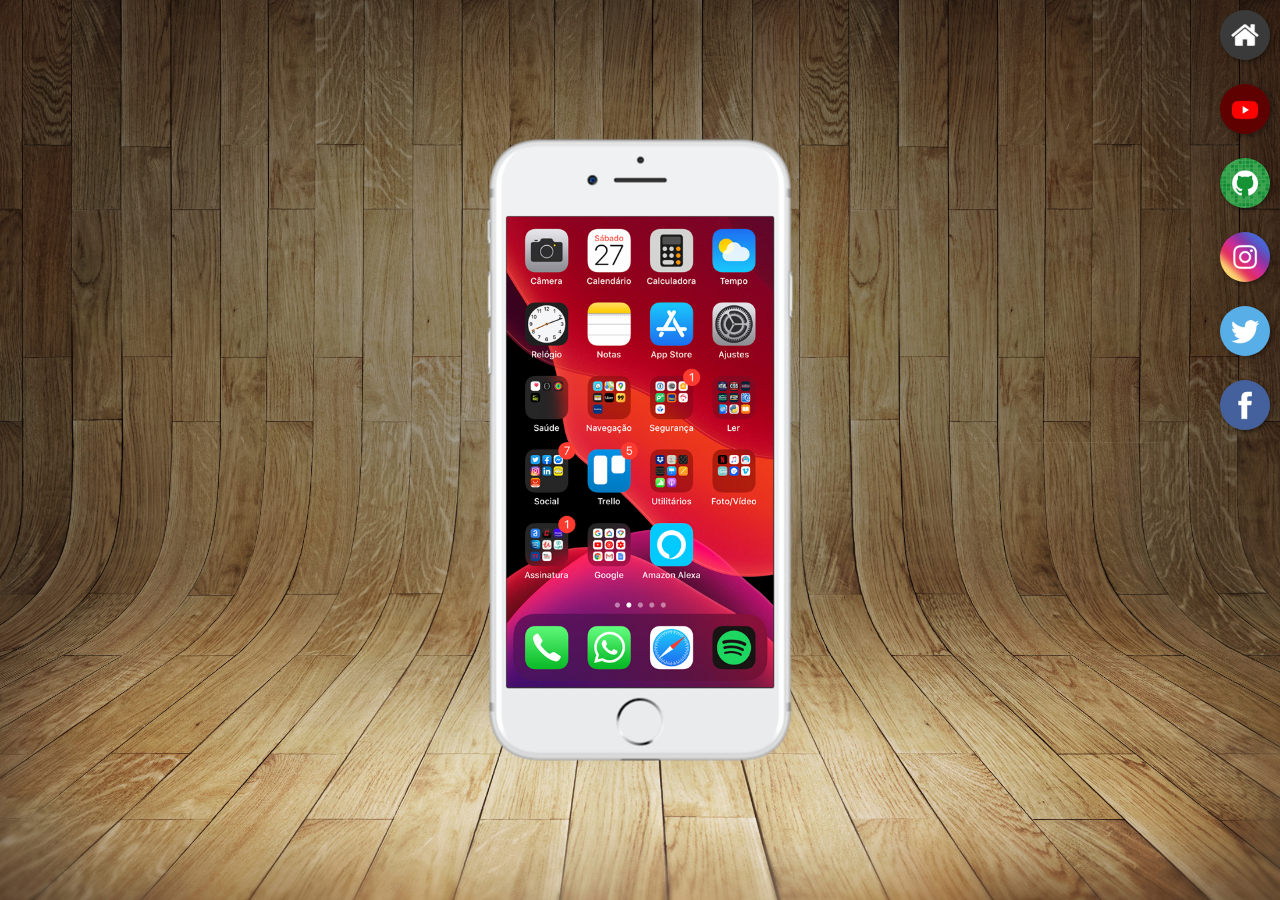
<file: index.html>
<!DOCTYPE html>
<html lang="pt-br">
<head>
    <meta charset="UTF-8">
    <meta name="viewport" content="width=device-width, initial-scale=1.0">
    <link rel="shortcut icon" href="projeto/favicon.ico" type="image/x-icon">
    <link rel="stylesheet" href="estilos/style.css">
    <title>Projetos Redes Sociais</title>
</head>
<body>
    <main>
        <section id="celular">
                <iframe src="home.html" name="tela" id="tela" frameborder="0"></iframe>
        </section>

        <section id="redes-sociais">
            <a href="home.html" target="tela"><img src="imagens/imagens/logo-home.jpg" alt="Home"></a><br>
            <a href="youtube.html" target="tela"><img src="imagens/imagens/logo-youtube.jpg" alt="YouTube"></a><br>
            <a href="github.html" target="tela"><img src="imagens/imagens/logo-github.jpg" alt="GitHub"></a><br>
            <a href="instagram.html" target="tela"><img src="imagens/imagens/logo-instagram.jpg" alt="Instagram"></a><br>
            <a href="twitter.html" target="tela"><img src="imagens/imagens/logo-twitter.jpg" alt="Twitter"></a><br>
            <a href="facebook.html" target="tela"><img src="imagens/imagens/logo-facebook.jpg" alt="Facebook"></a>
        </section>
    </main>
</body>
</html>
</file>
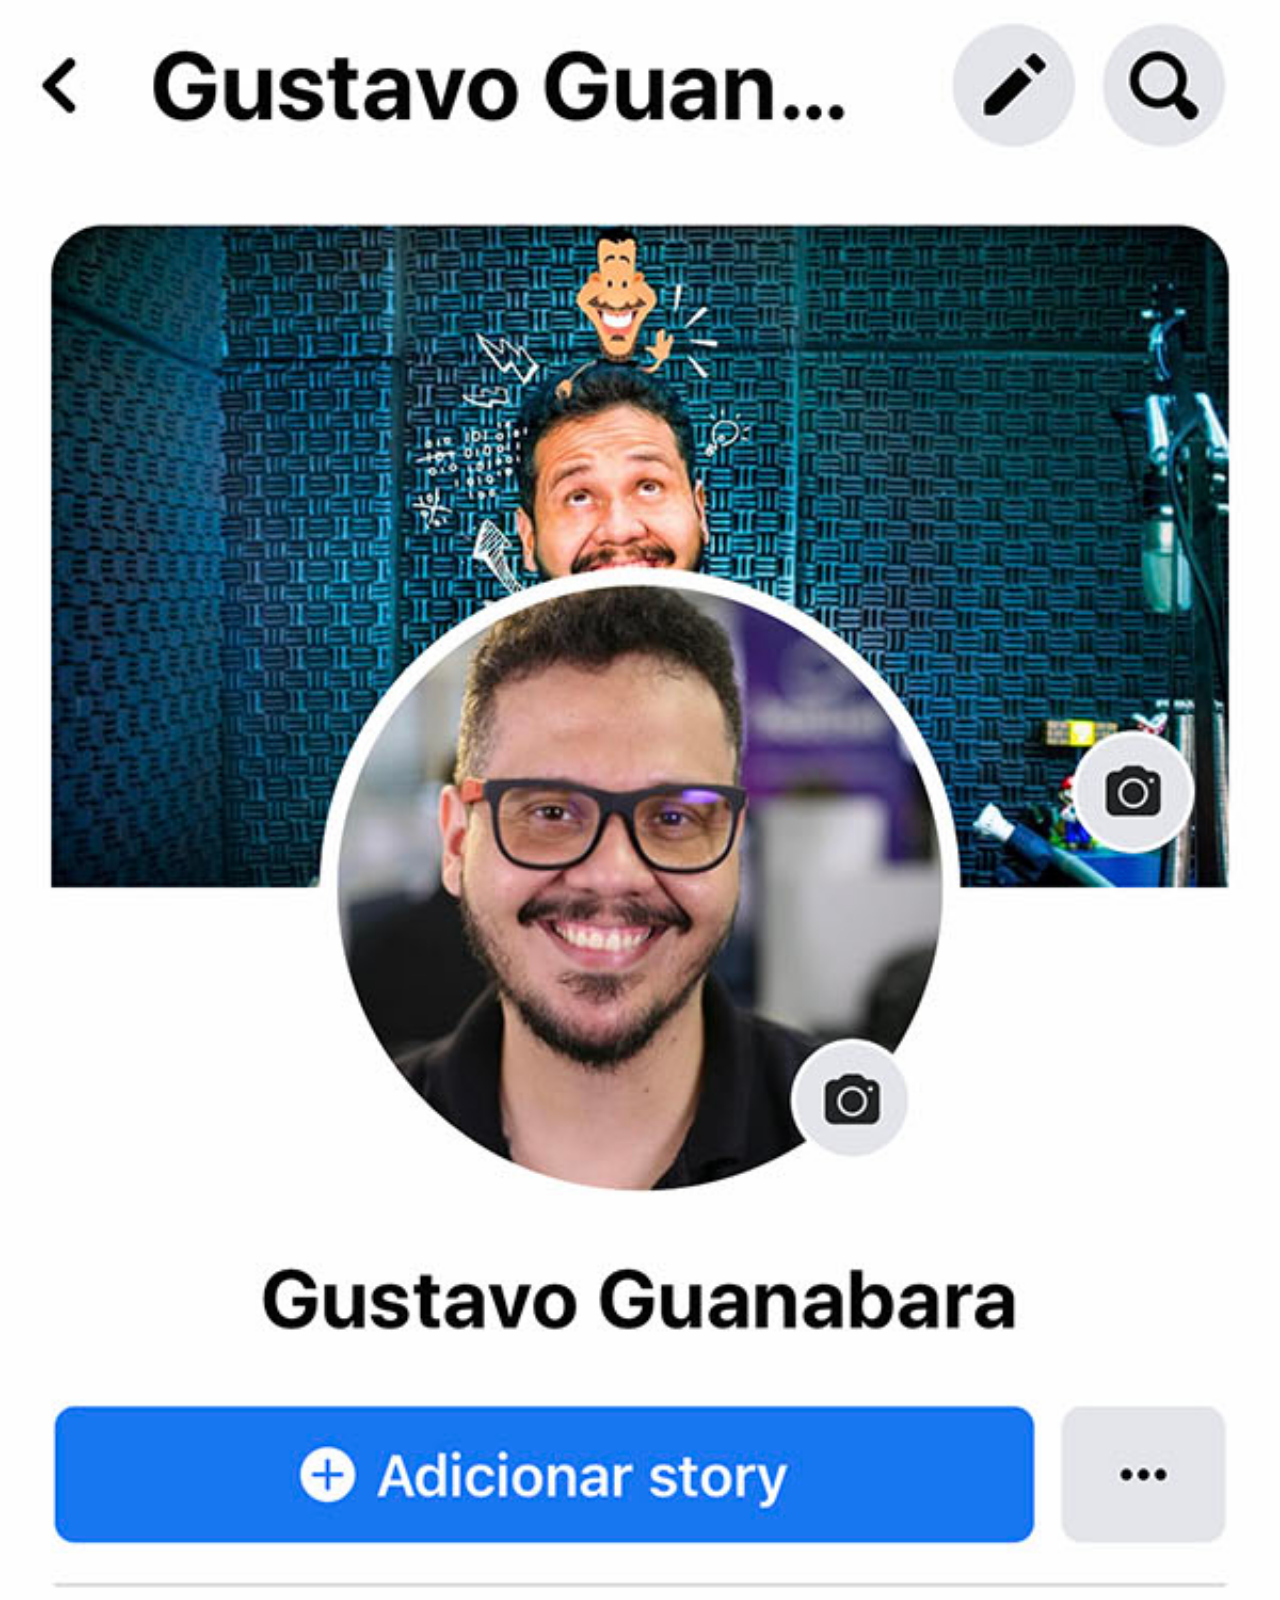
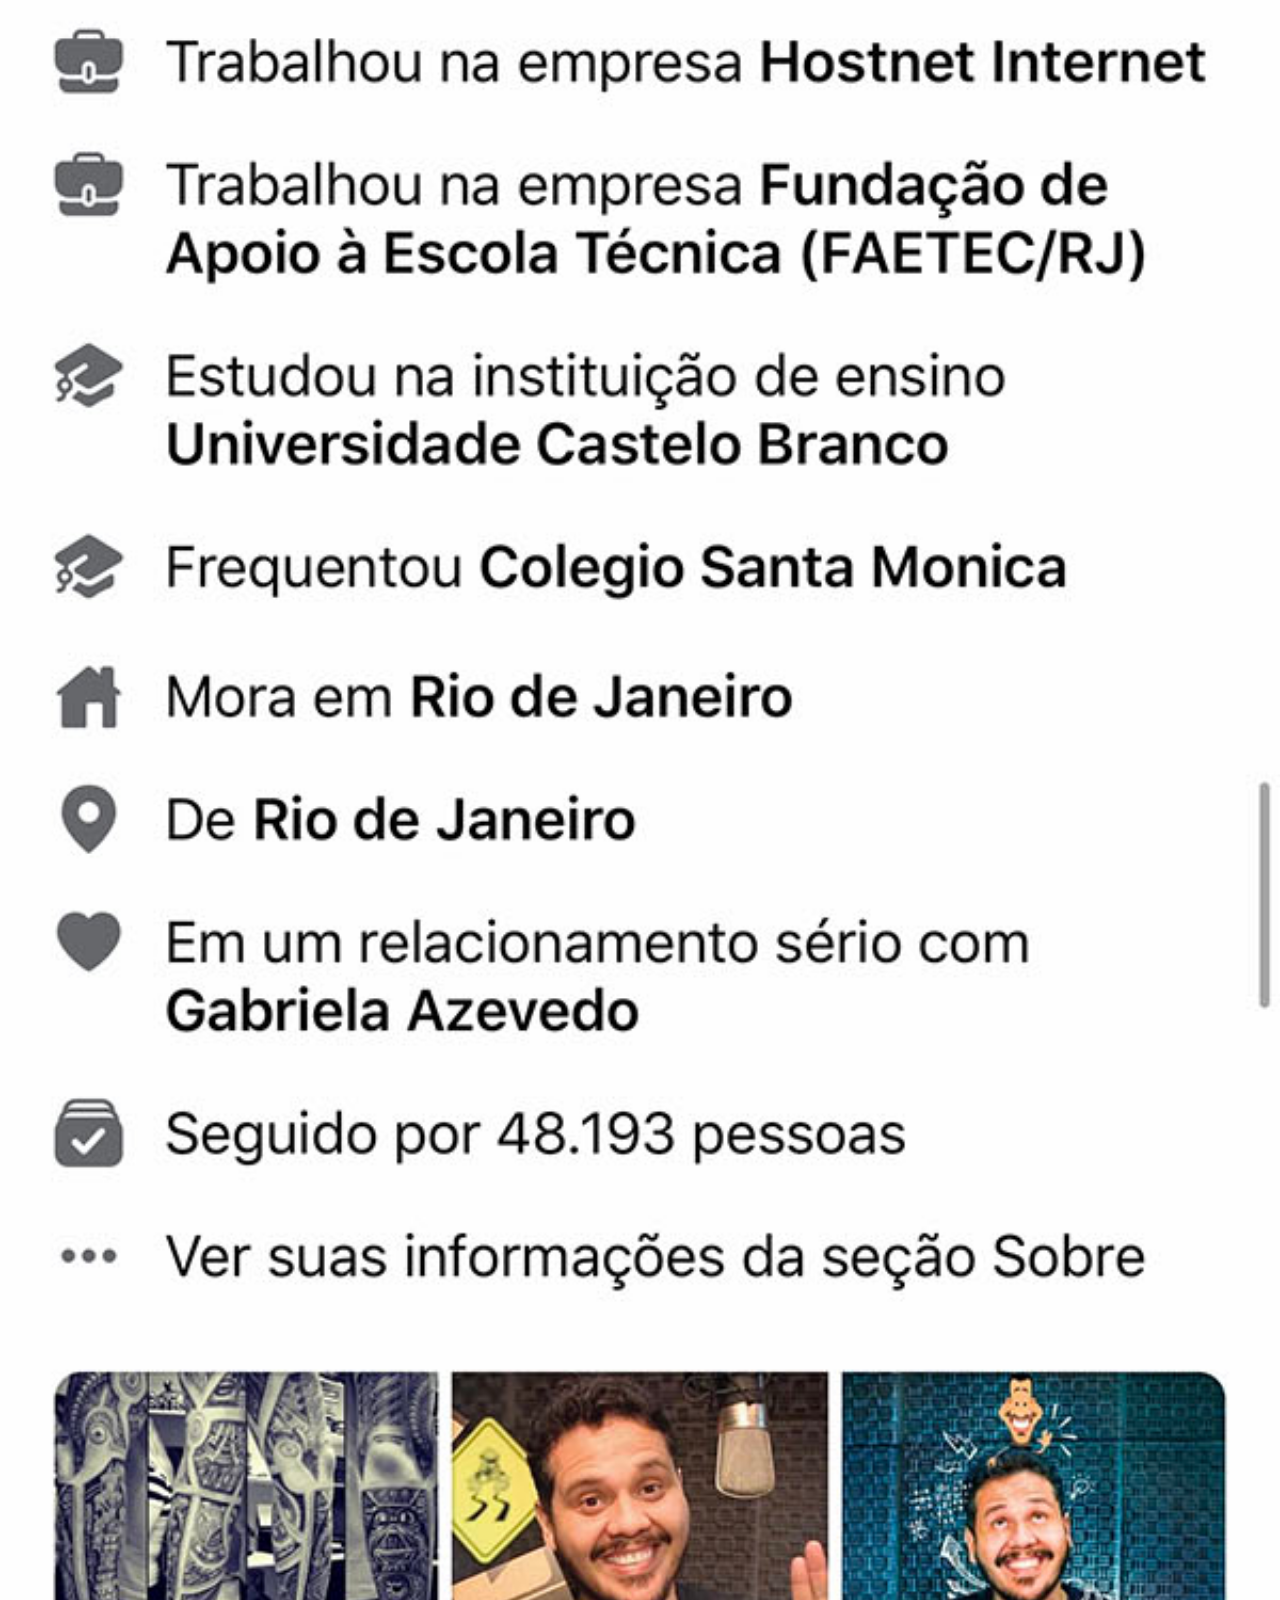
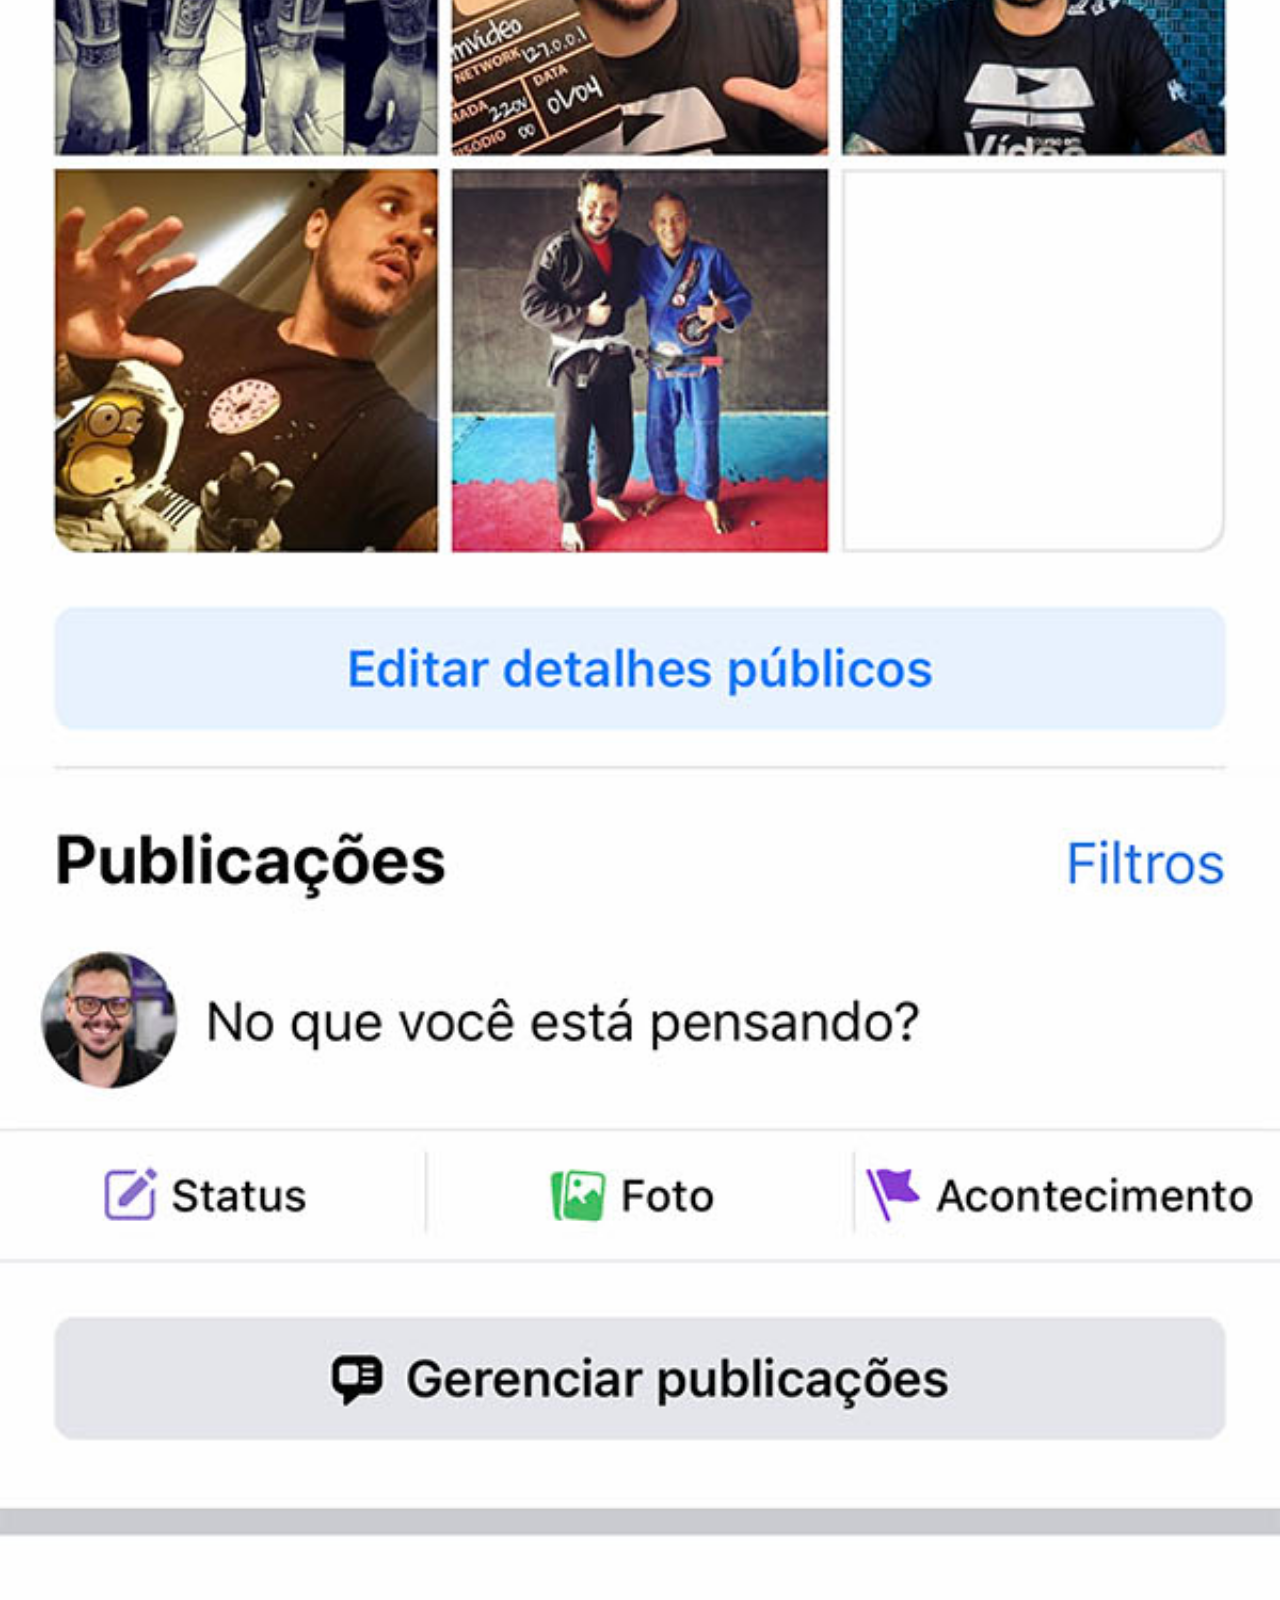
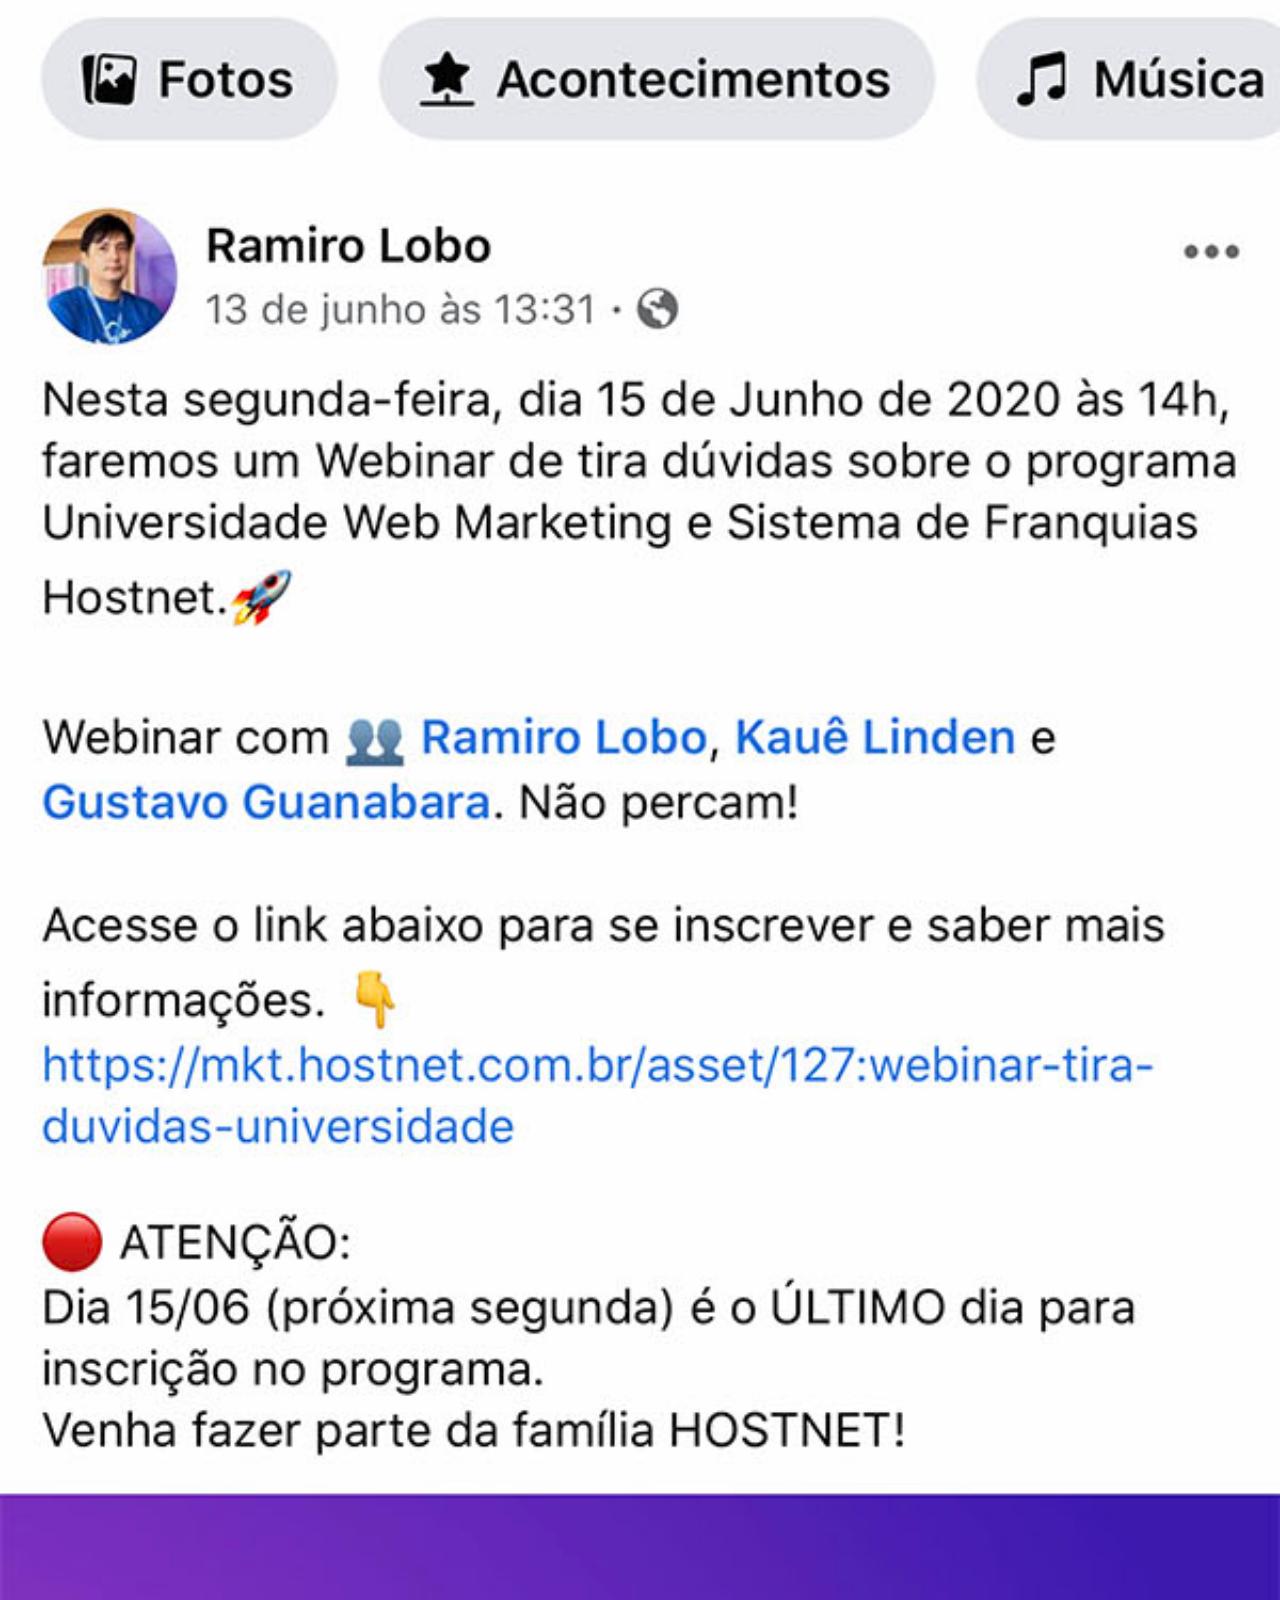
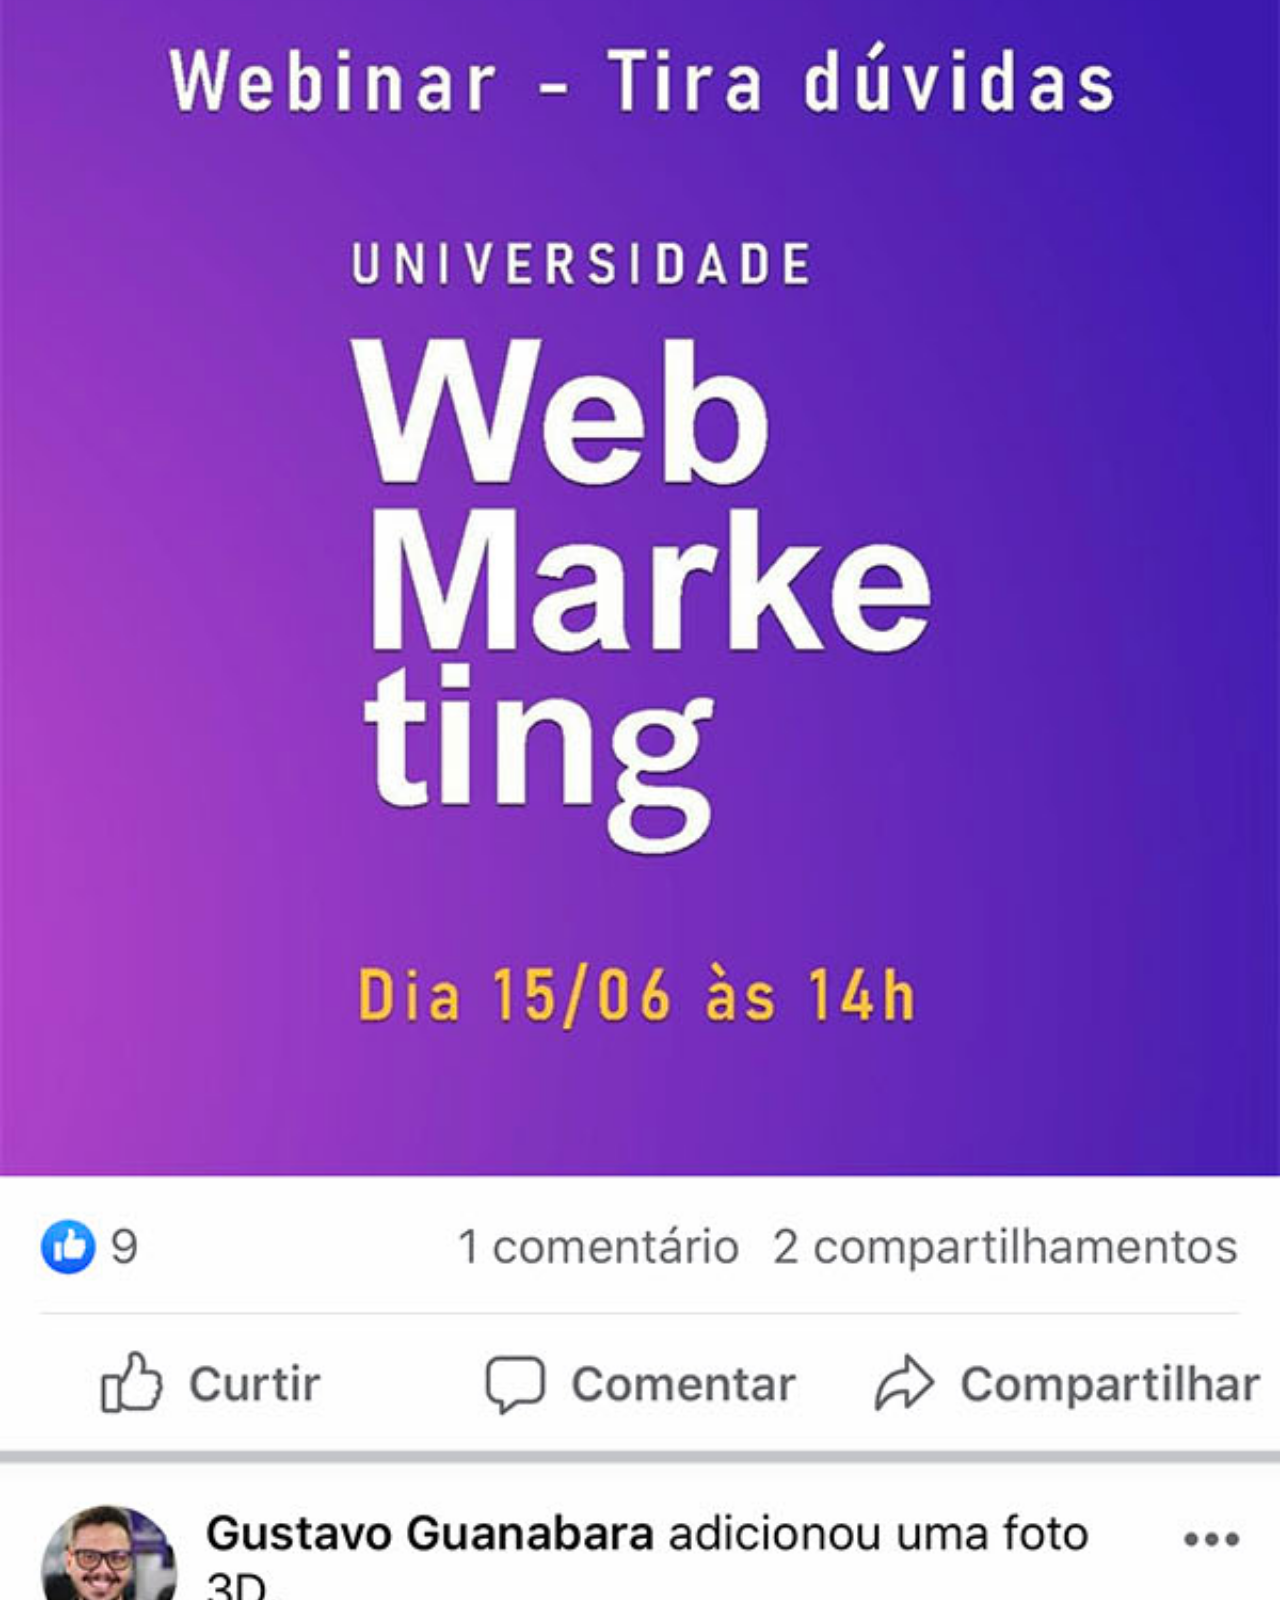
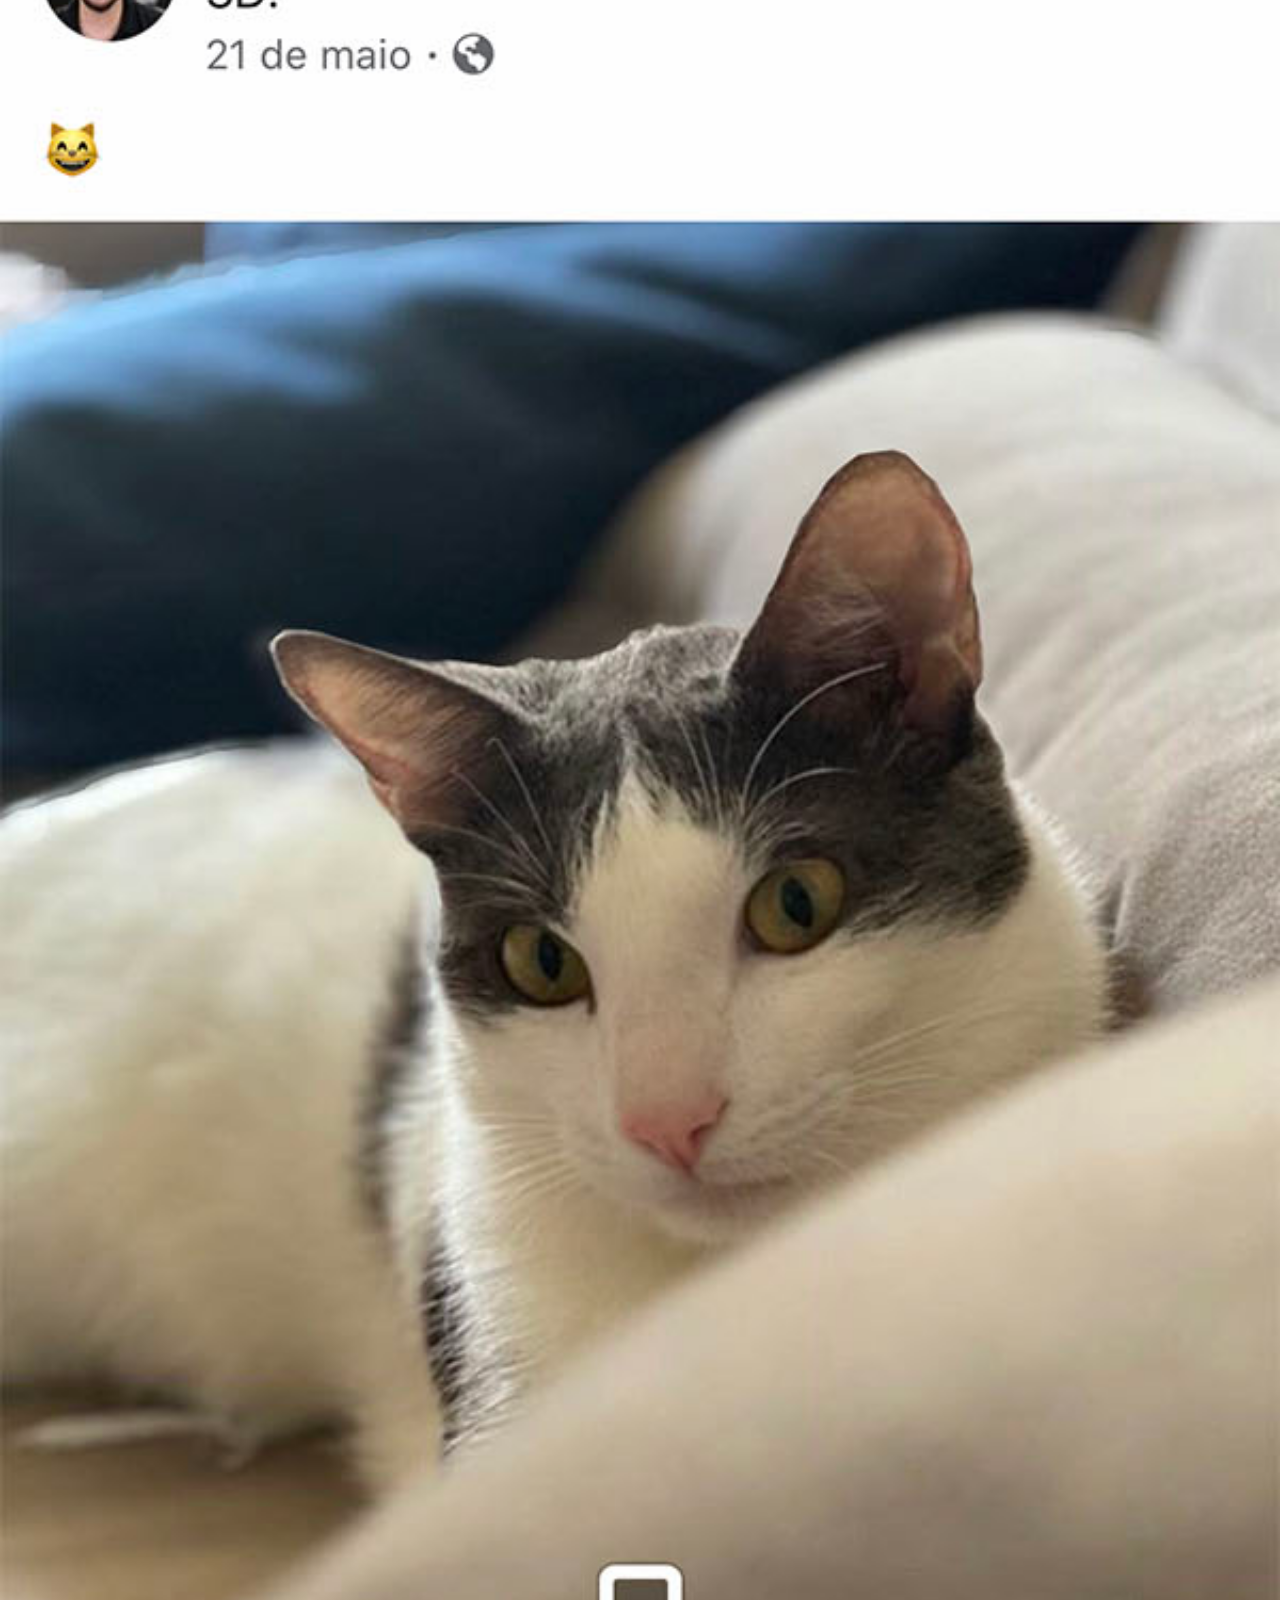
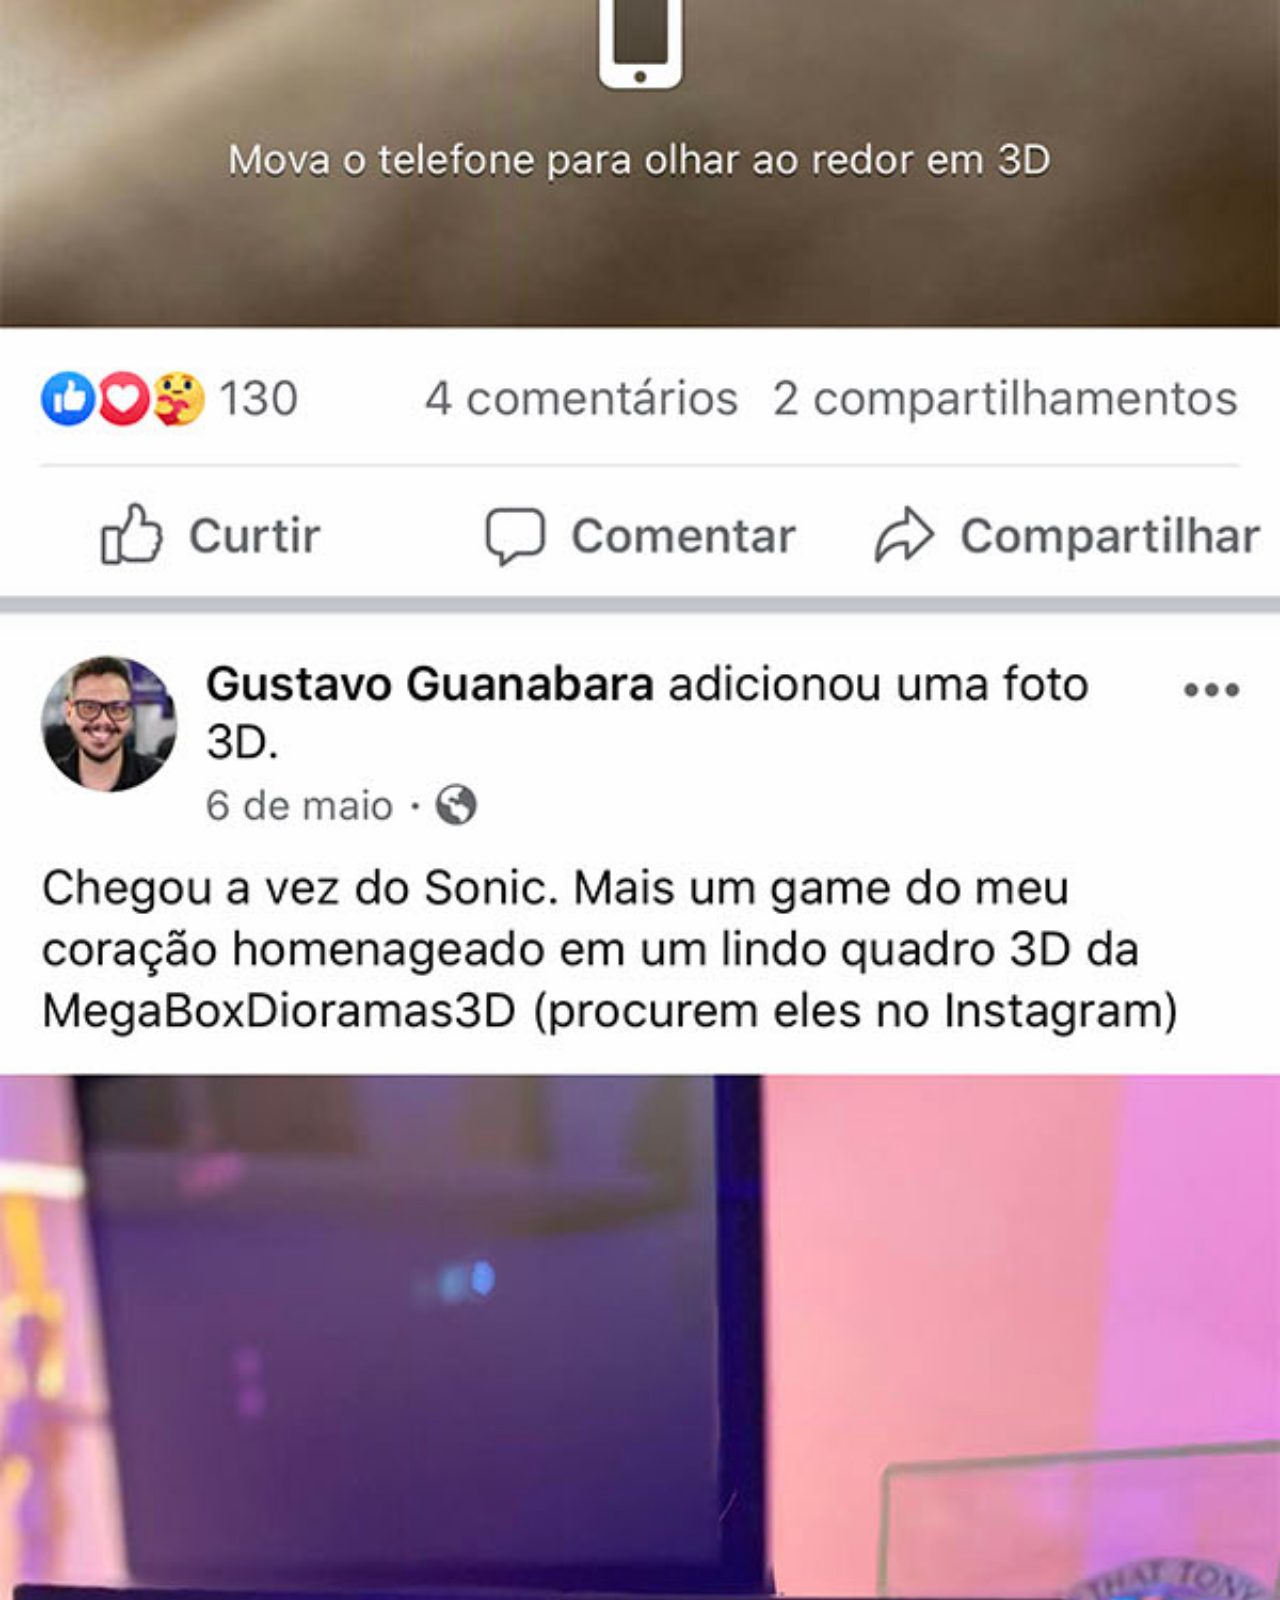
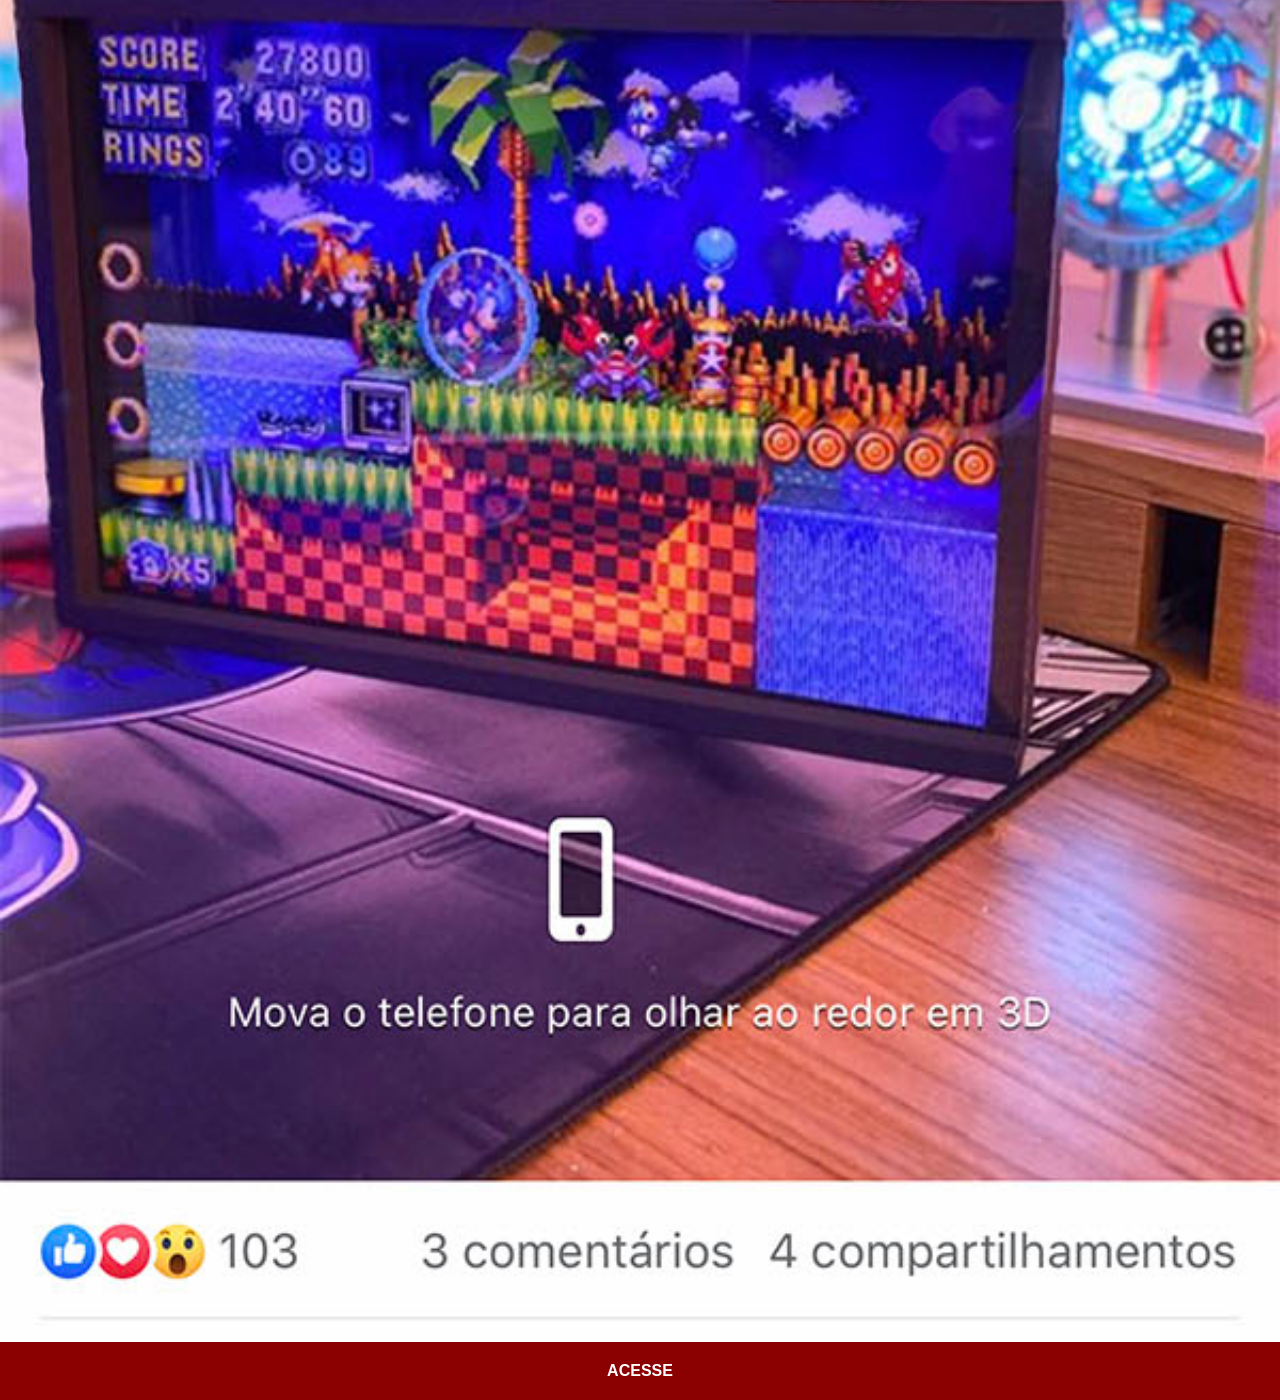
<file: facebook.html>
<!DOCTYPE html>
<html lang="pt-br">
<head>
    <meta charset="UTF-8">
    <meta name="viewport" content="width=device-width, initial-scale=1.0">
    <title>Facebook</title>
    <link rel="stylesheet" href="estilos/social.css">
</head>
<body>
    <img src="imagens/imagens/tela-facebook.jpg" alt="Facebook">
    <a href="https://www.facebook.com/gustavoguanabara/" target="_blank">ACESSE</a>
</body>
</html>
</file>
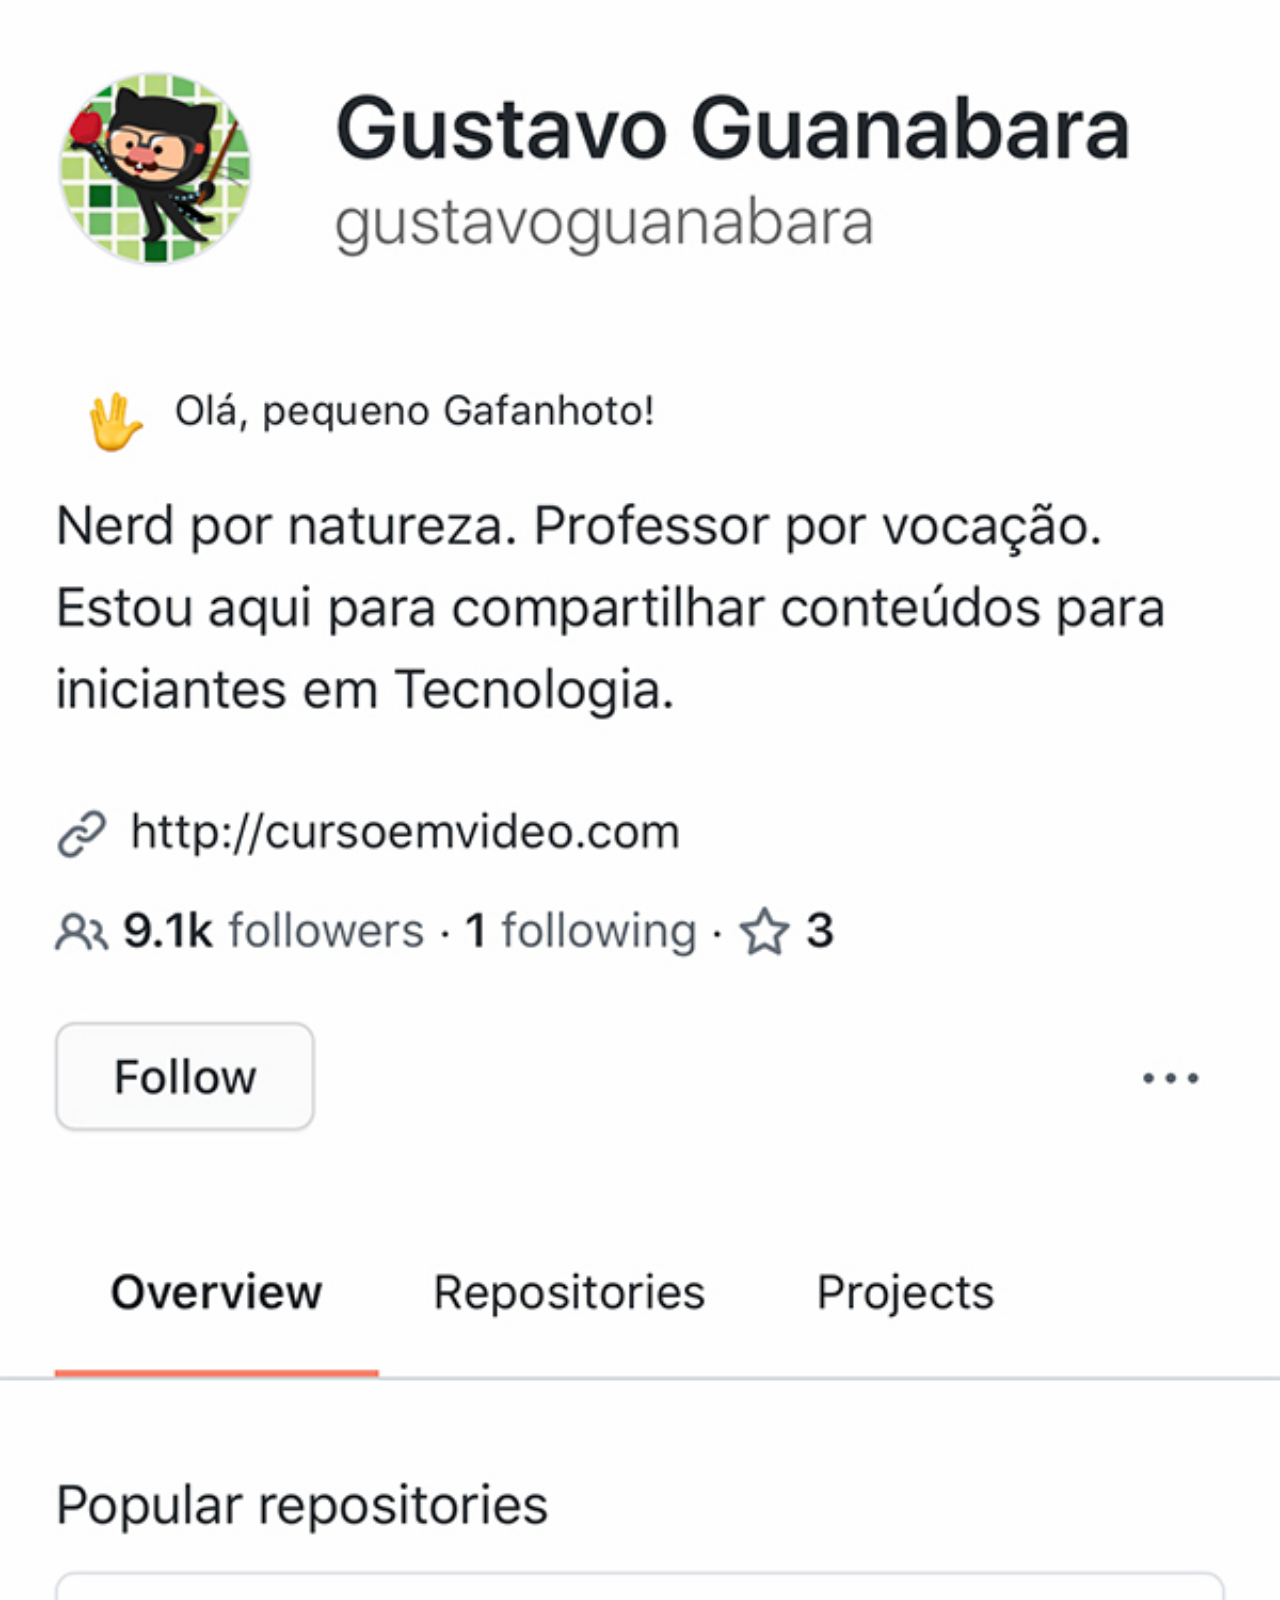
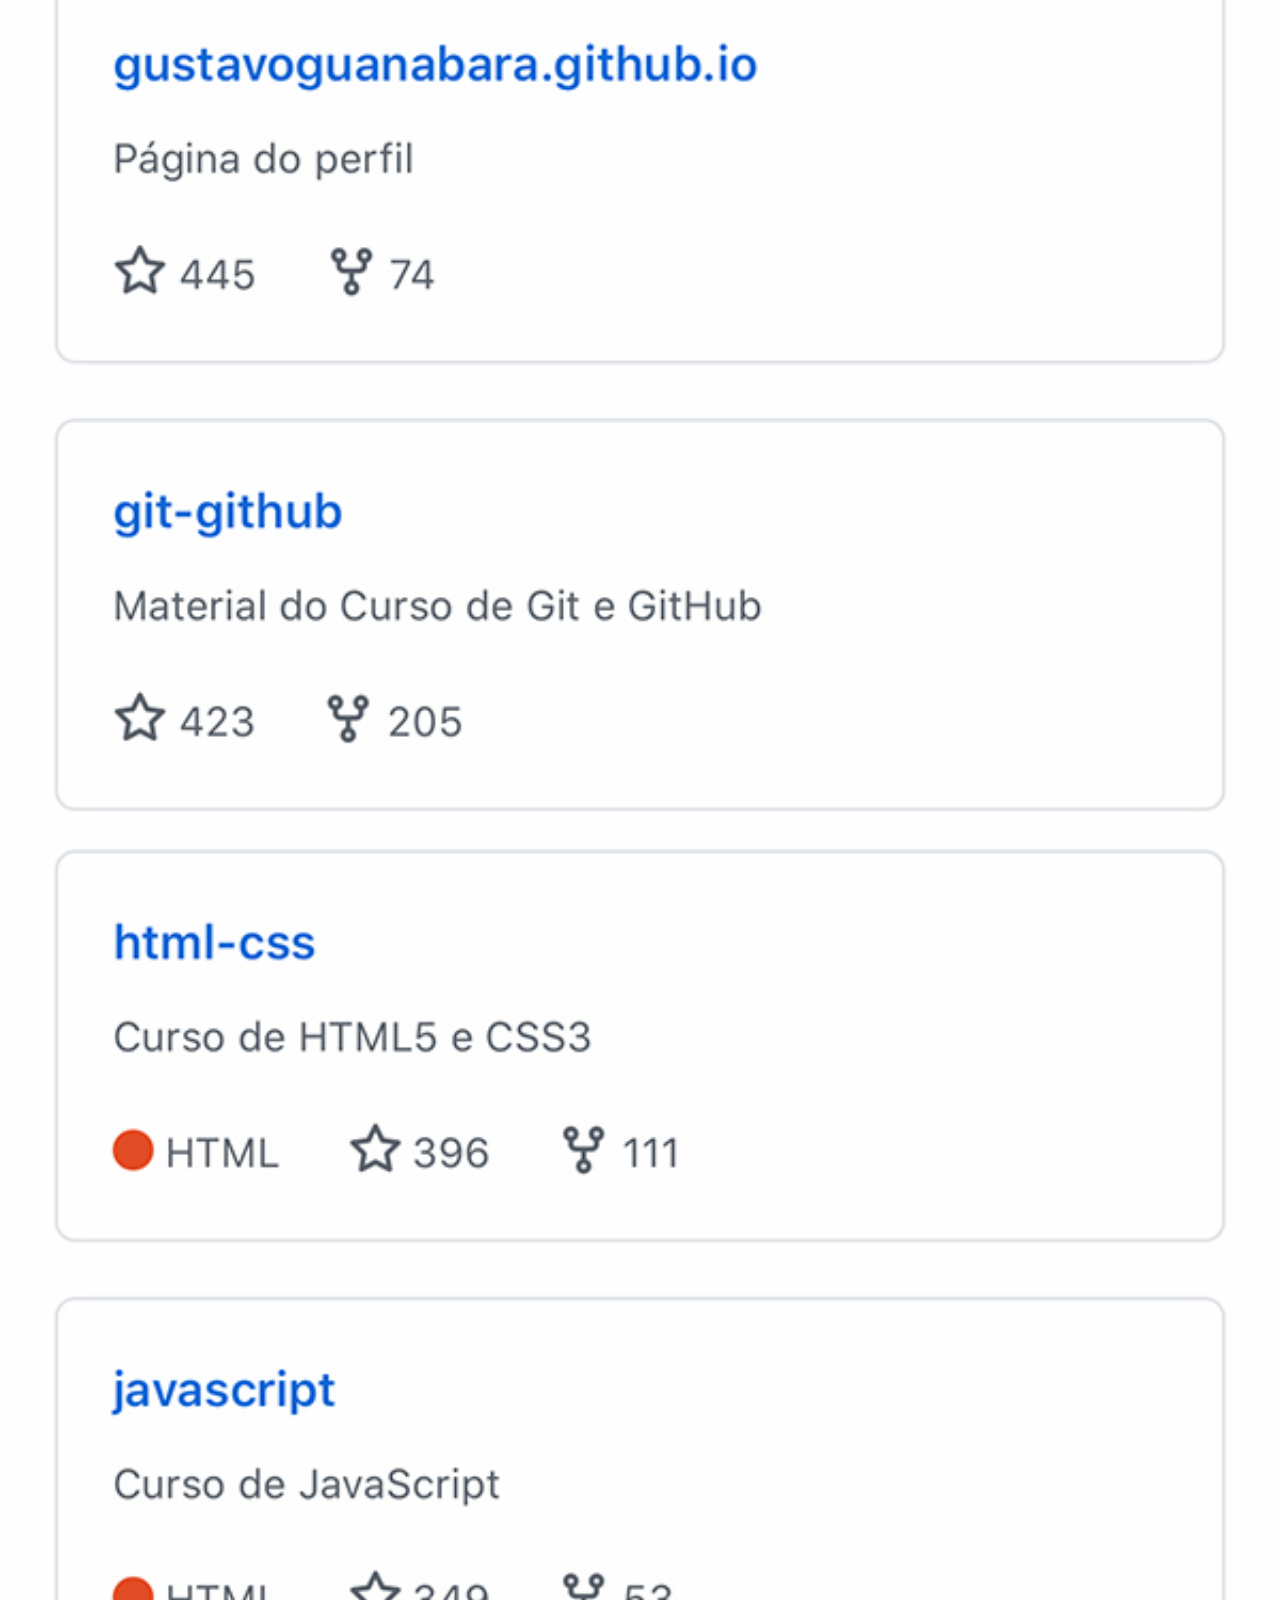
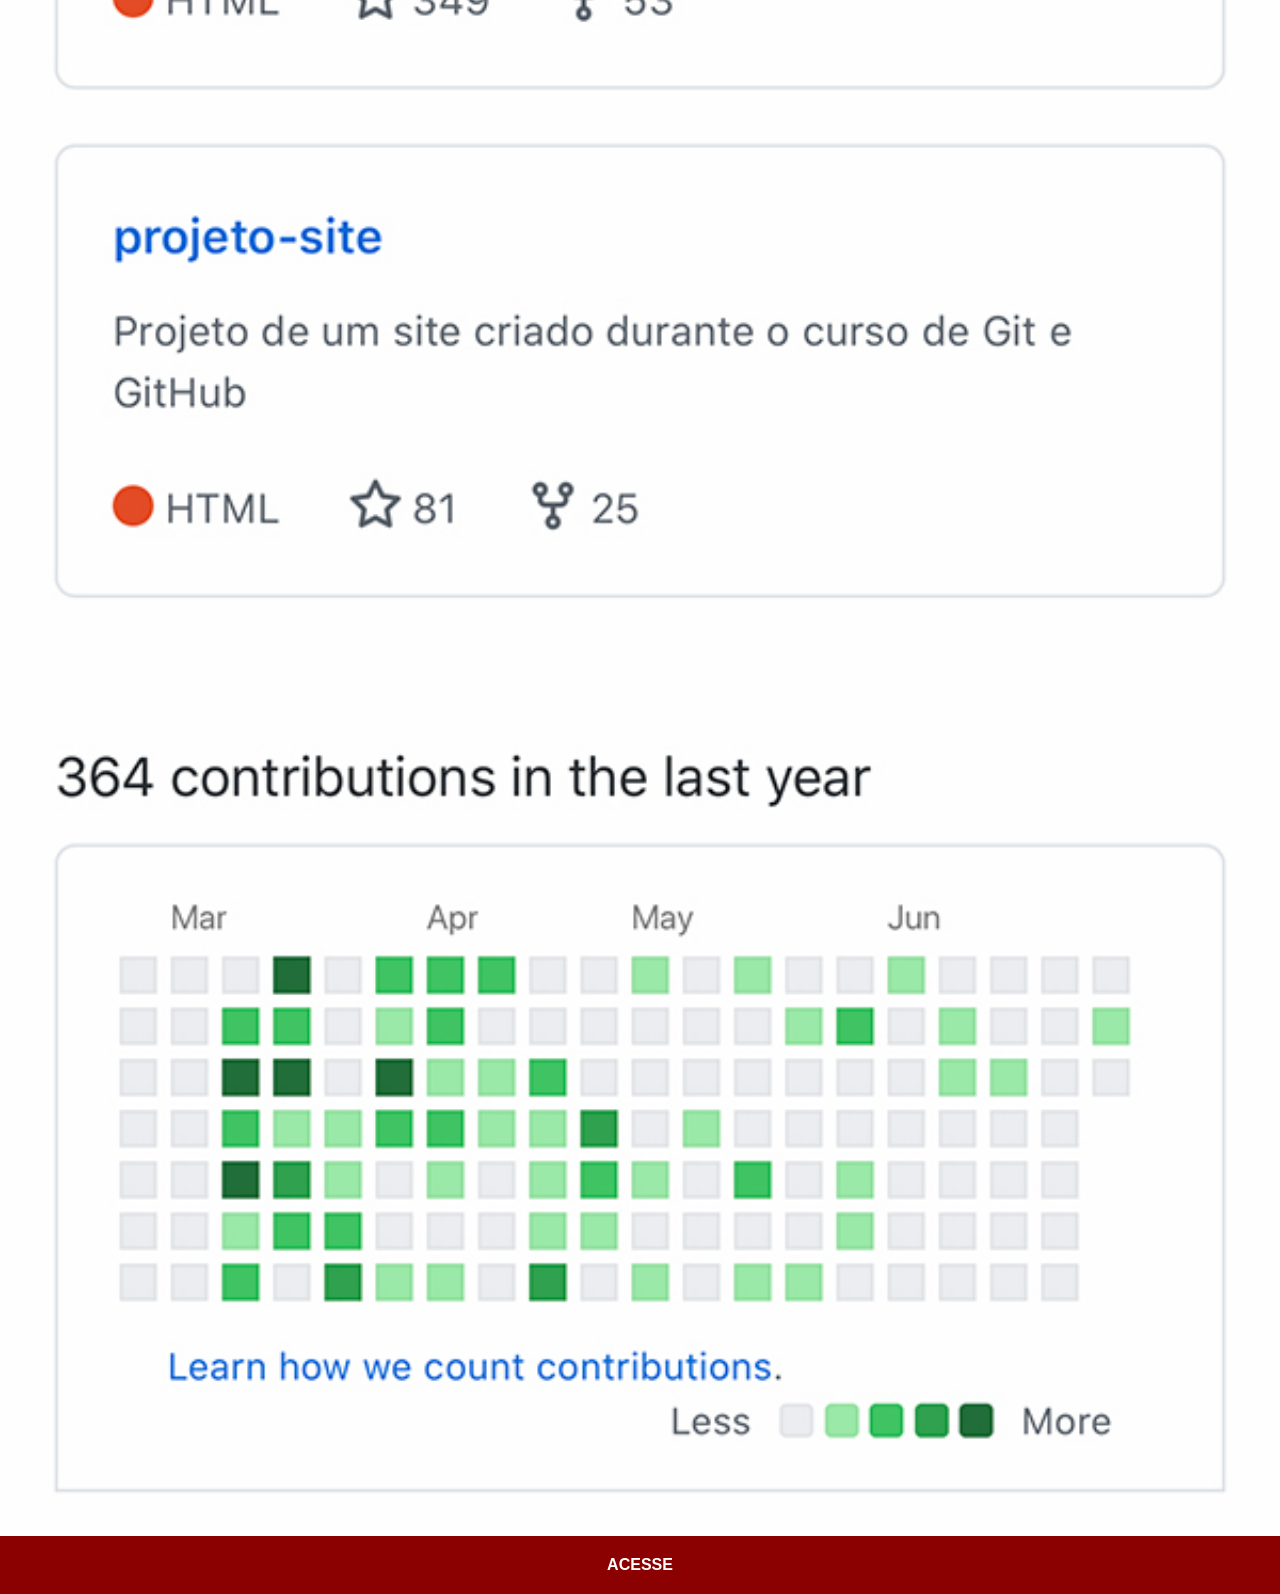
<file: github.html>
<!DOCTYPE html>
<html lang="pt-br">
<head>
    <meta charset="UTF-8">
    <meta name="viewport" content="width=device-width, initial-scale=1.0">
    <title>GitHub</title>
    <link rel="stylesheet" href="estilos/social.css">
</head>
<body>
    <img src="imagens/imagens/tela-github.jpg" alt="GitHub">
    <a href="https://github.com/gustavoguanabara/" target="_blank">ACESSE</a>
</body>
</html>
</file>
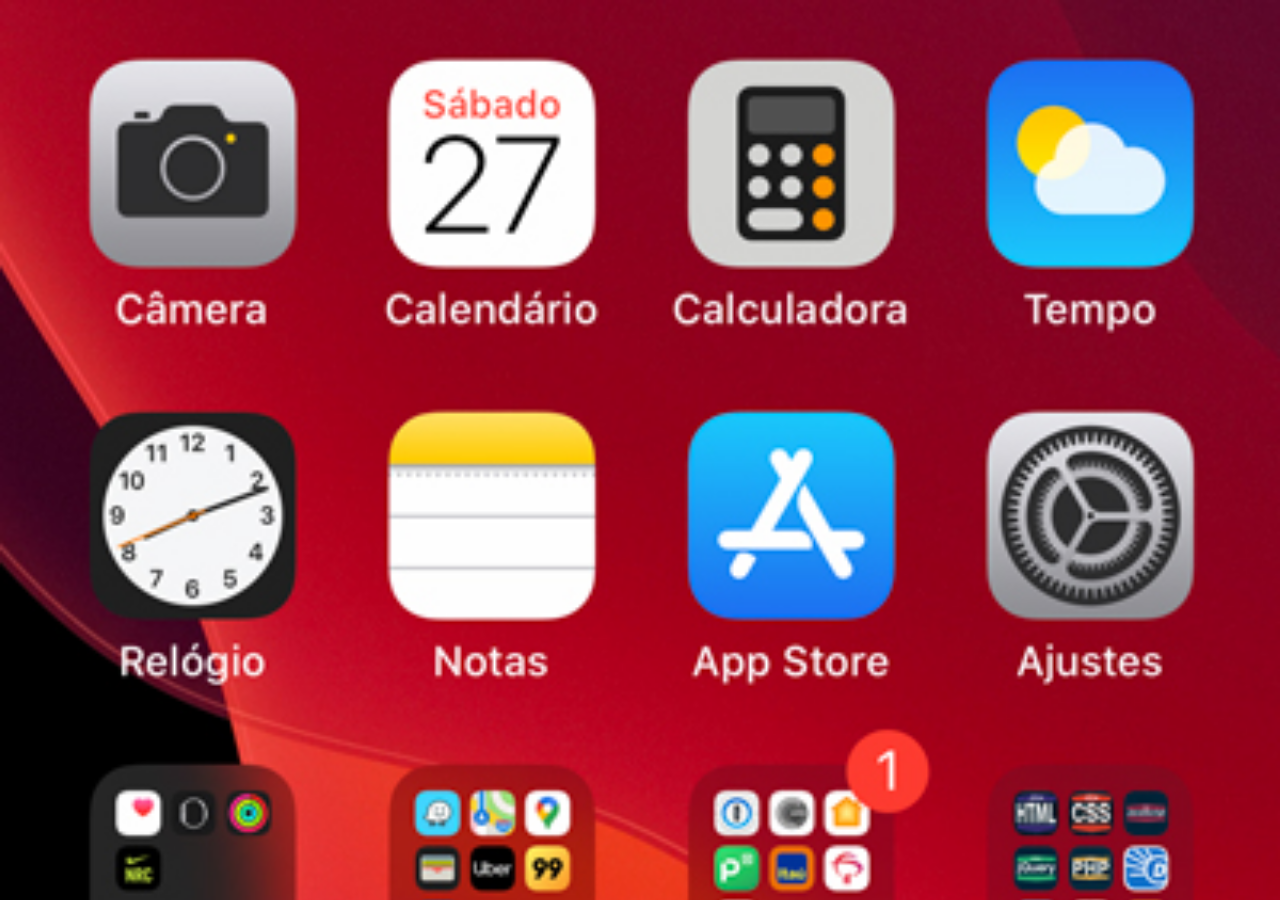
<file: home.html>
<!DOCTYPE html>
<html lang="en">
<head>
    <meta charset="UTF-8">
    <meta name="viewport" content="width=device-width, initial-scale=1.0">
    <title>home</title>
</head>
<body>
    <style>
        * {
            margin: 0px;
            padding: 0px;
        }

        body {
            width: 100vw;
            height: 100vh;
            background: black url('imagens/imagens/tela-home.jpg') no-repeat top center;
            background-size: cover;
        }
    </style>
</body>
</html>
</file>
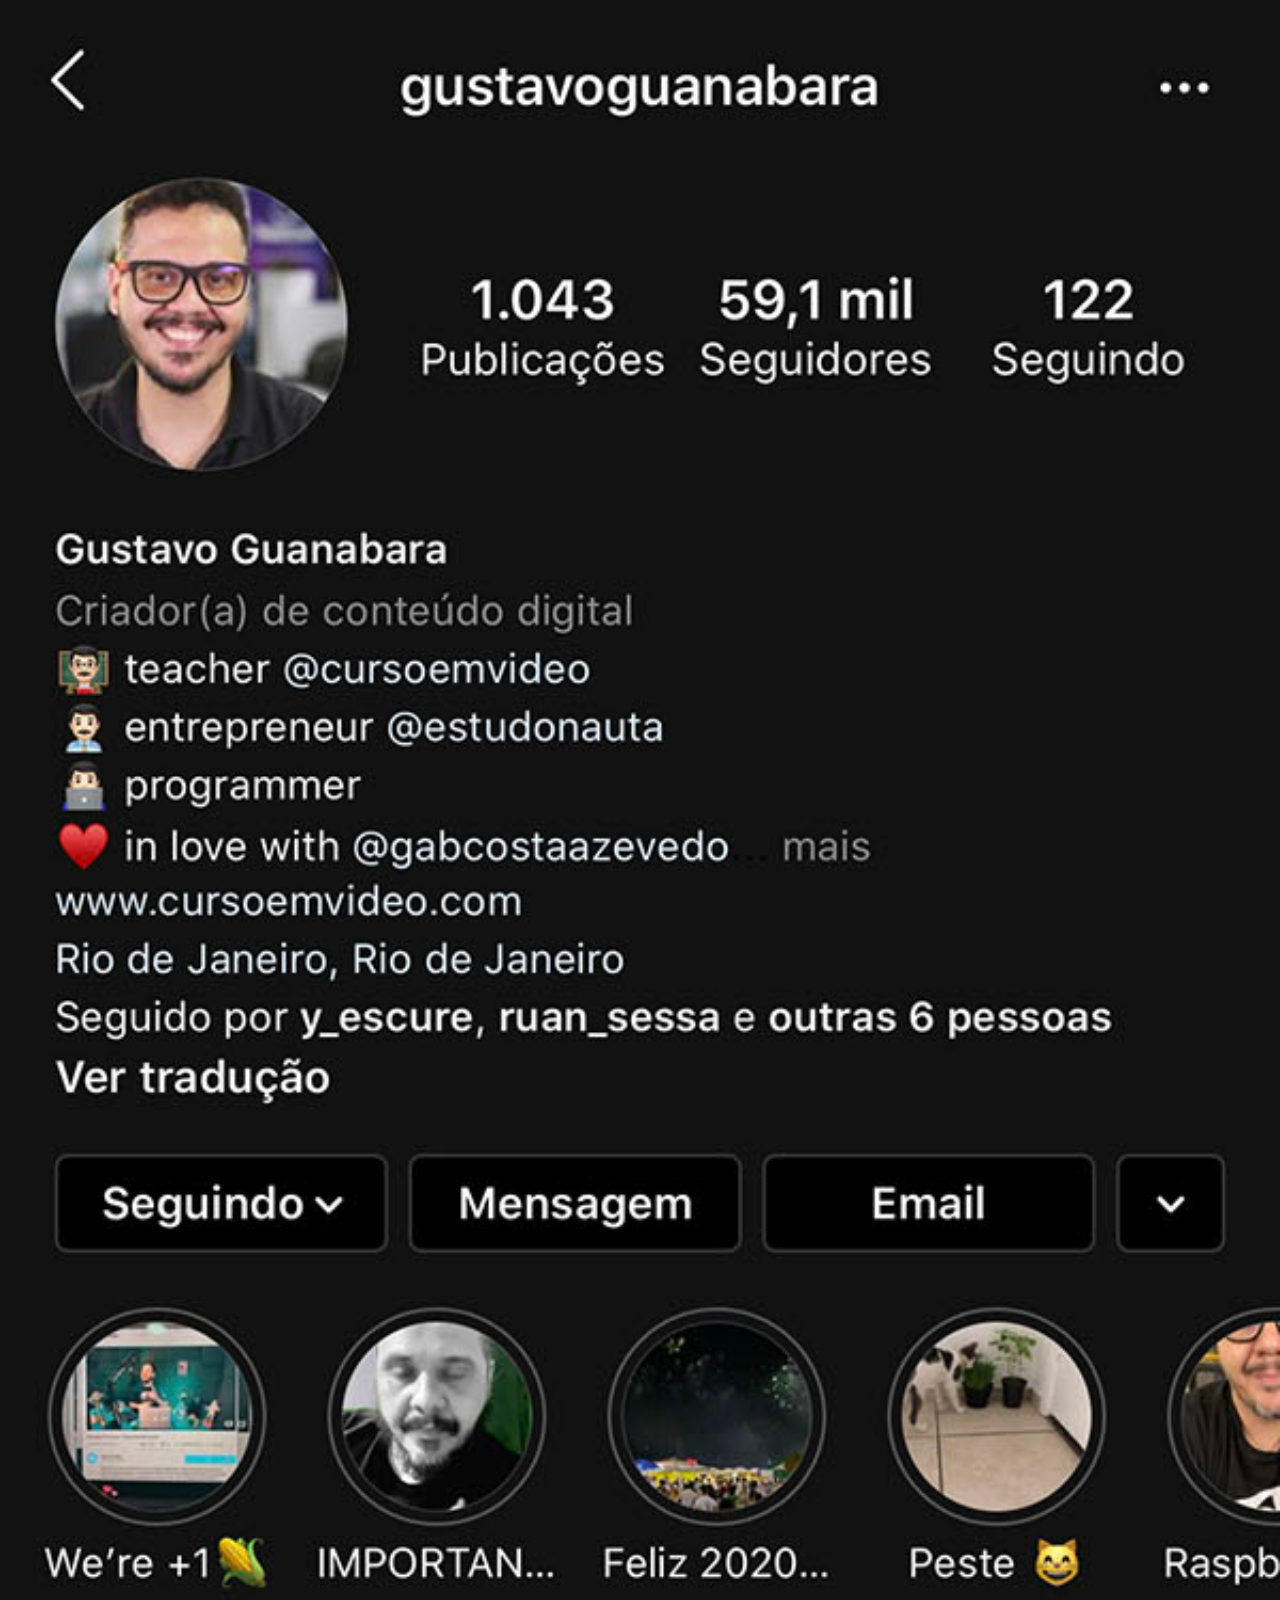
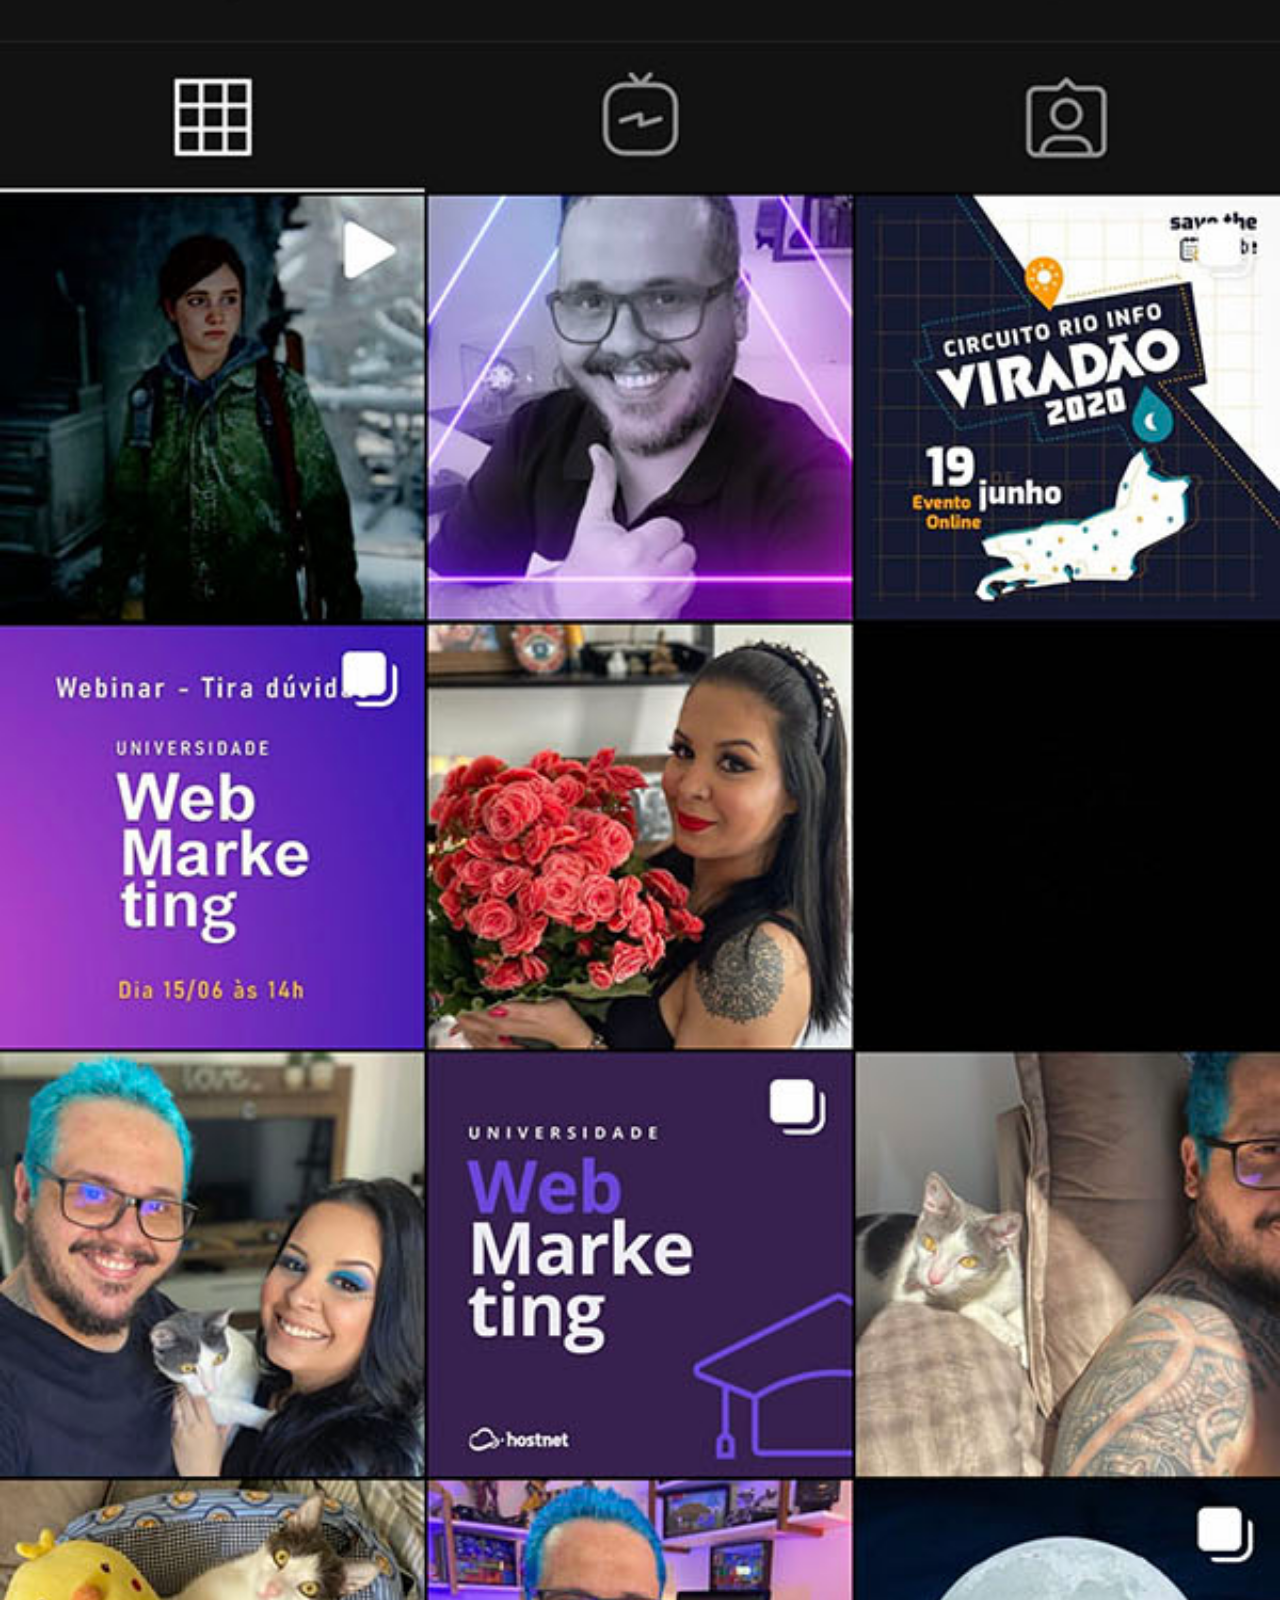
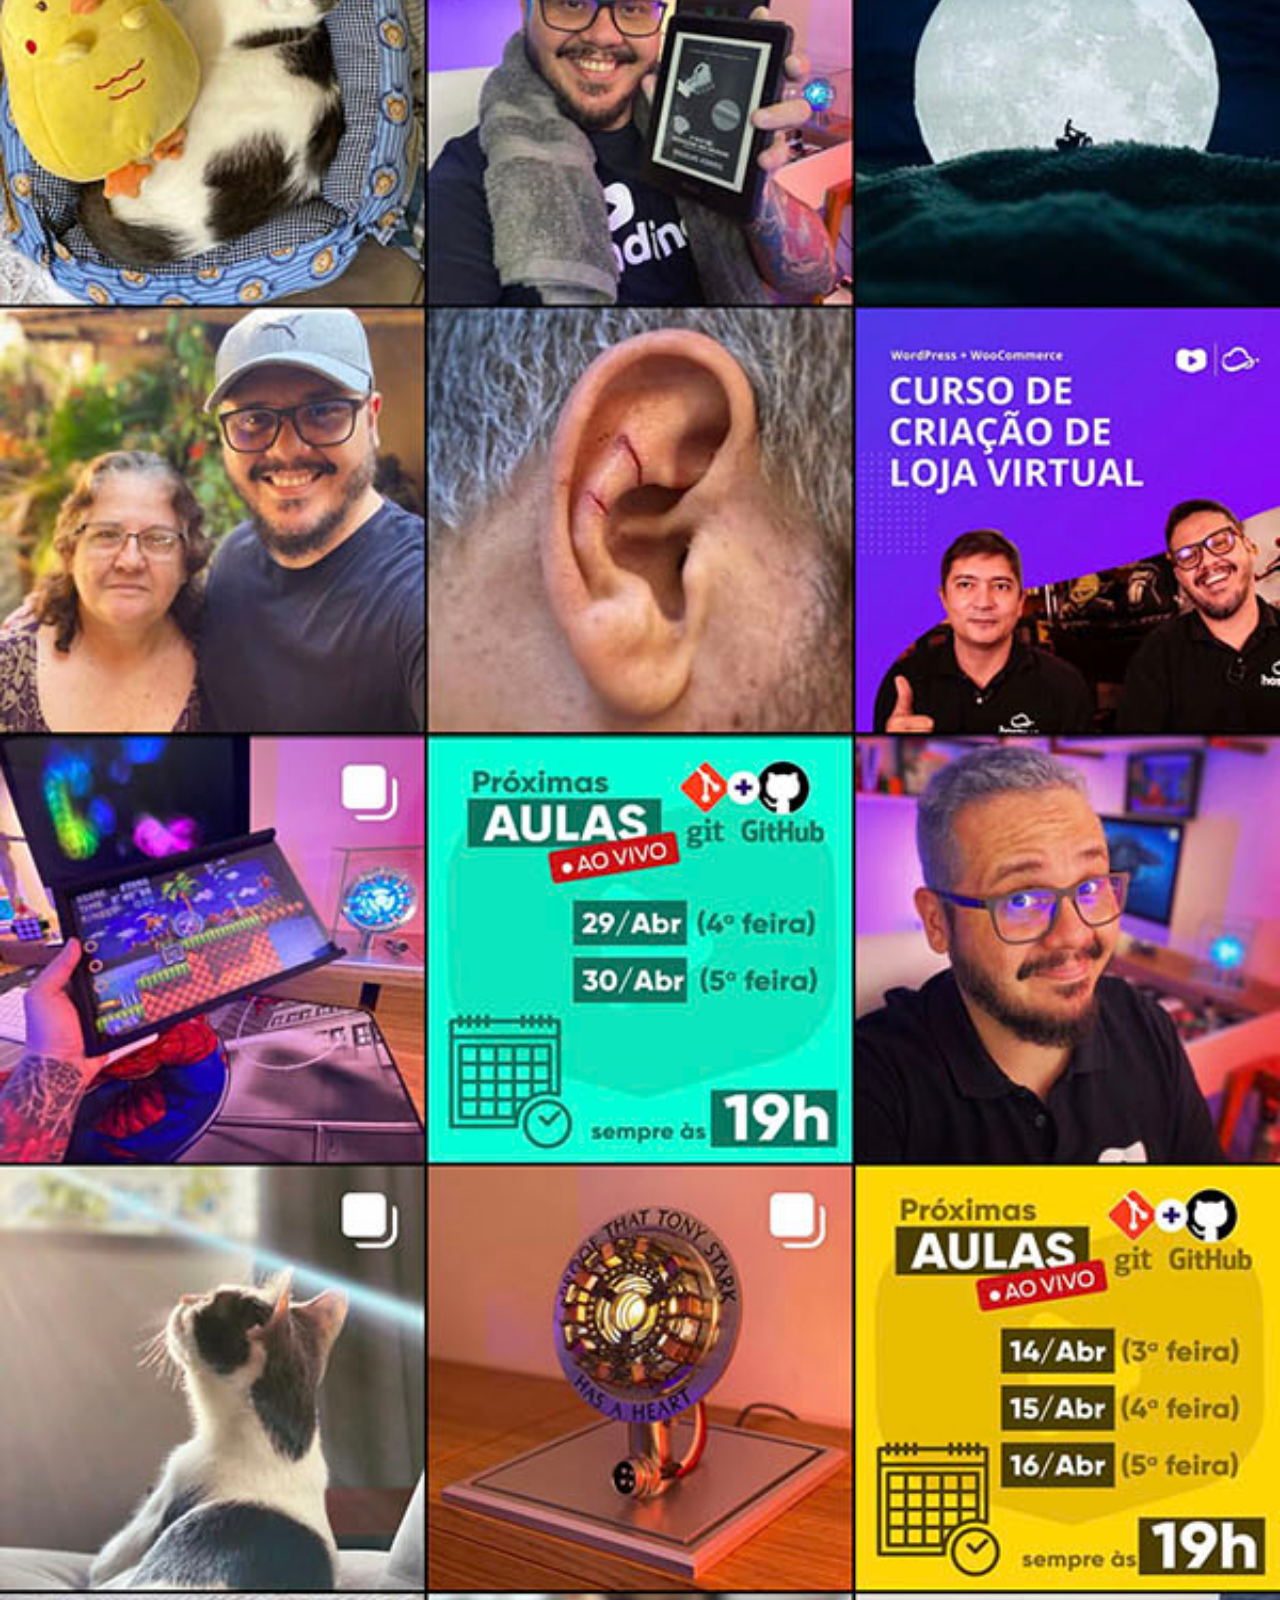
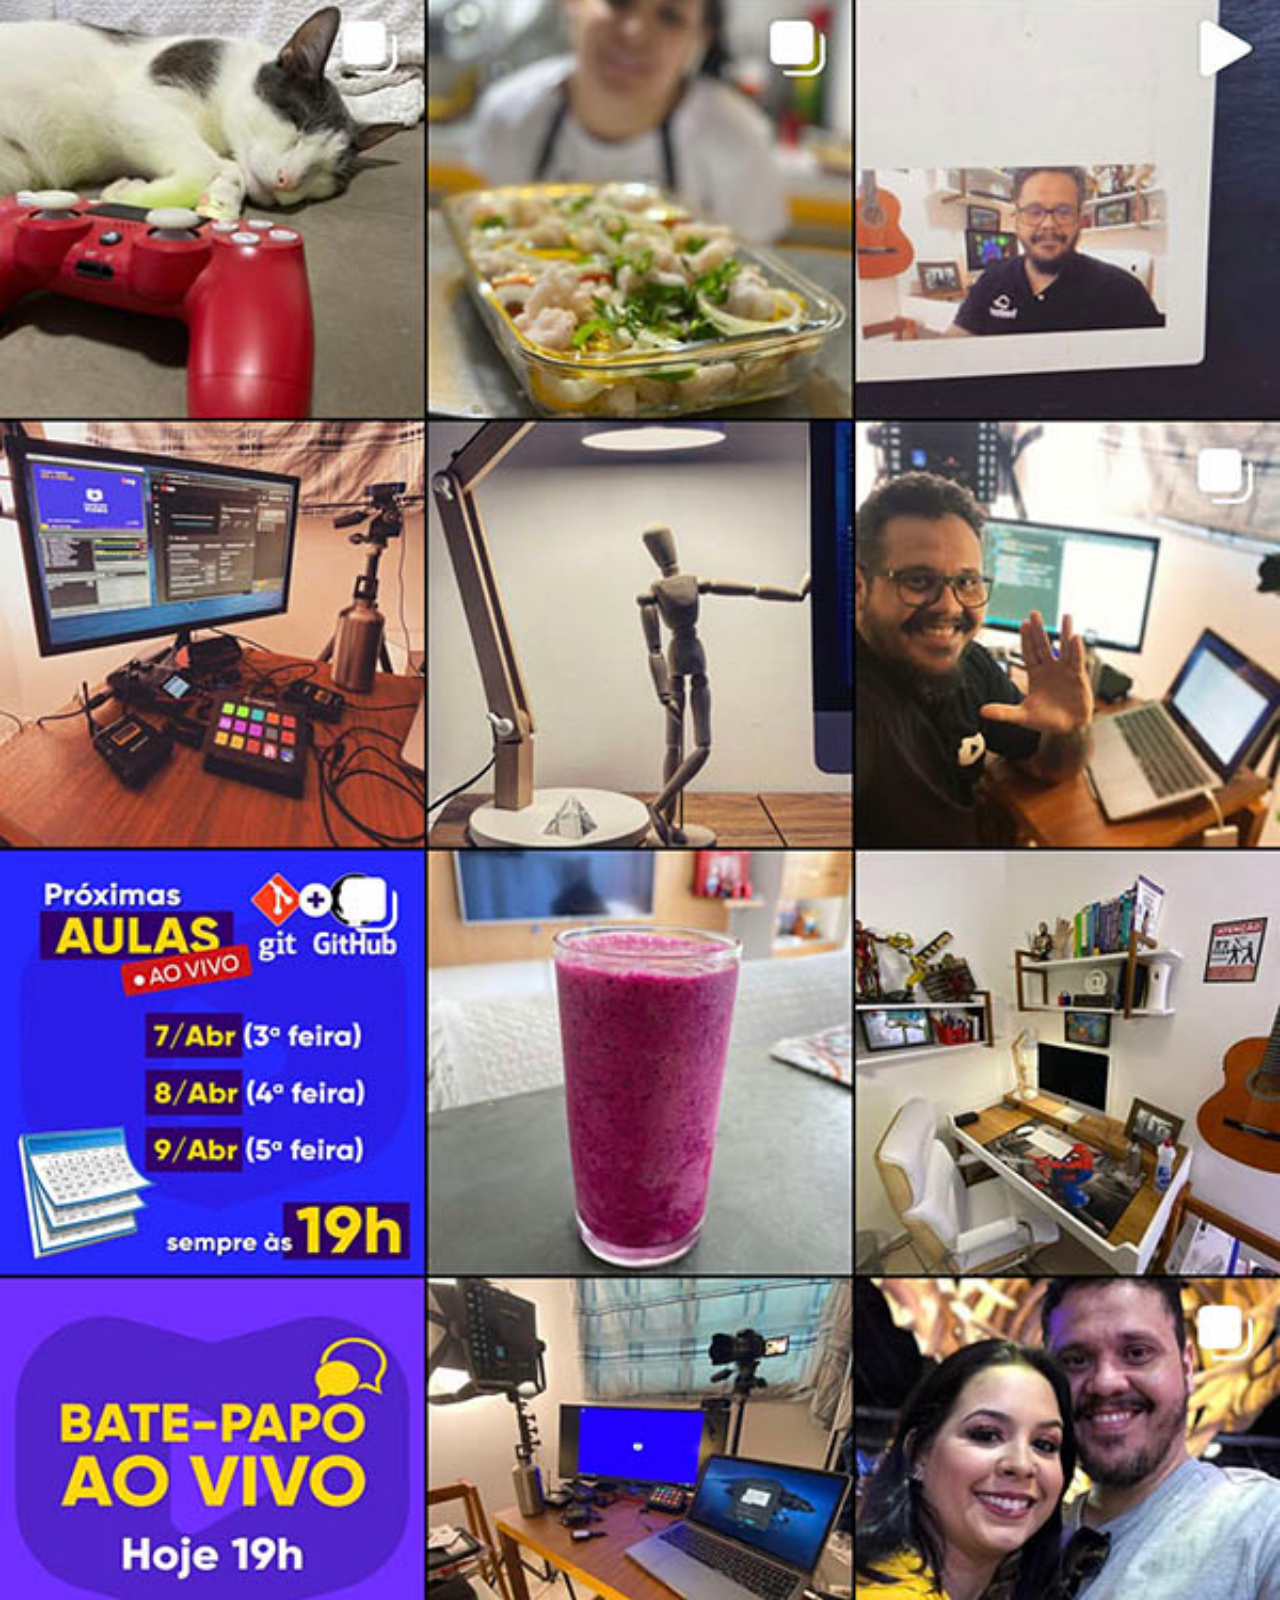
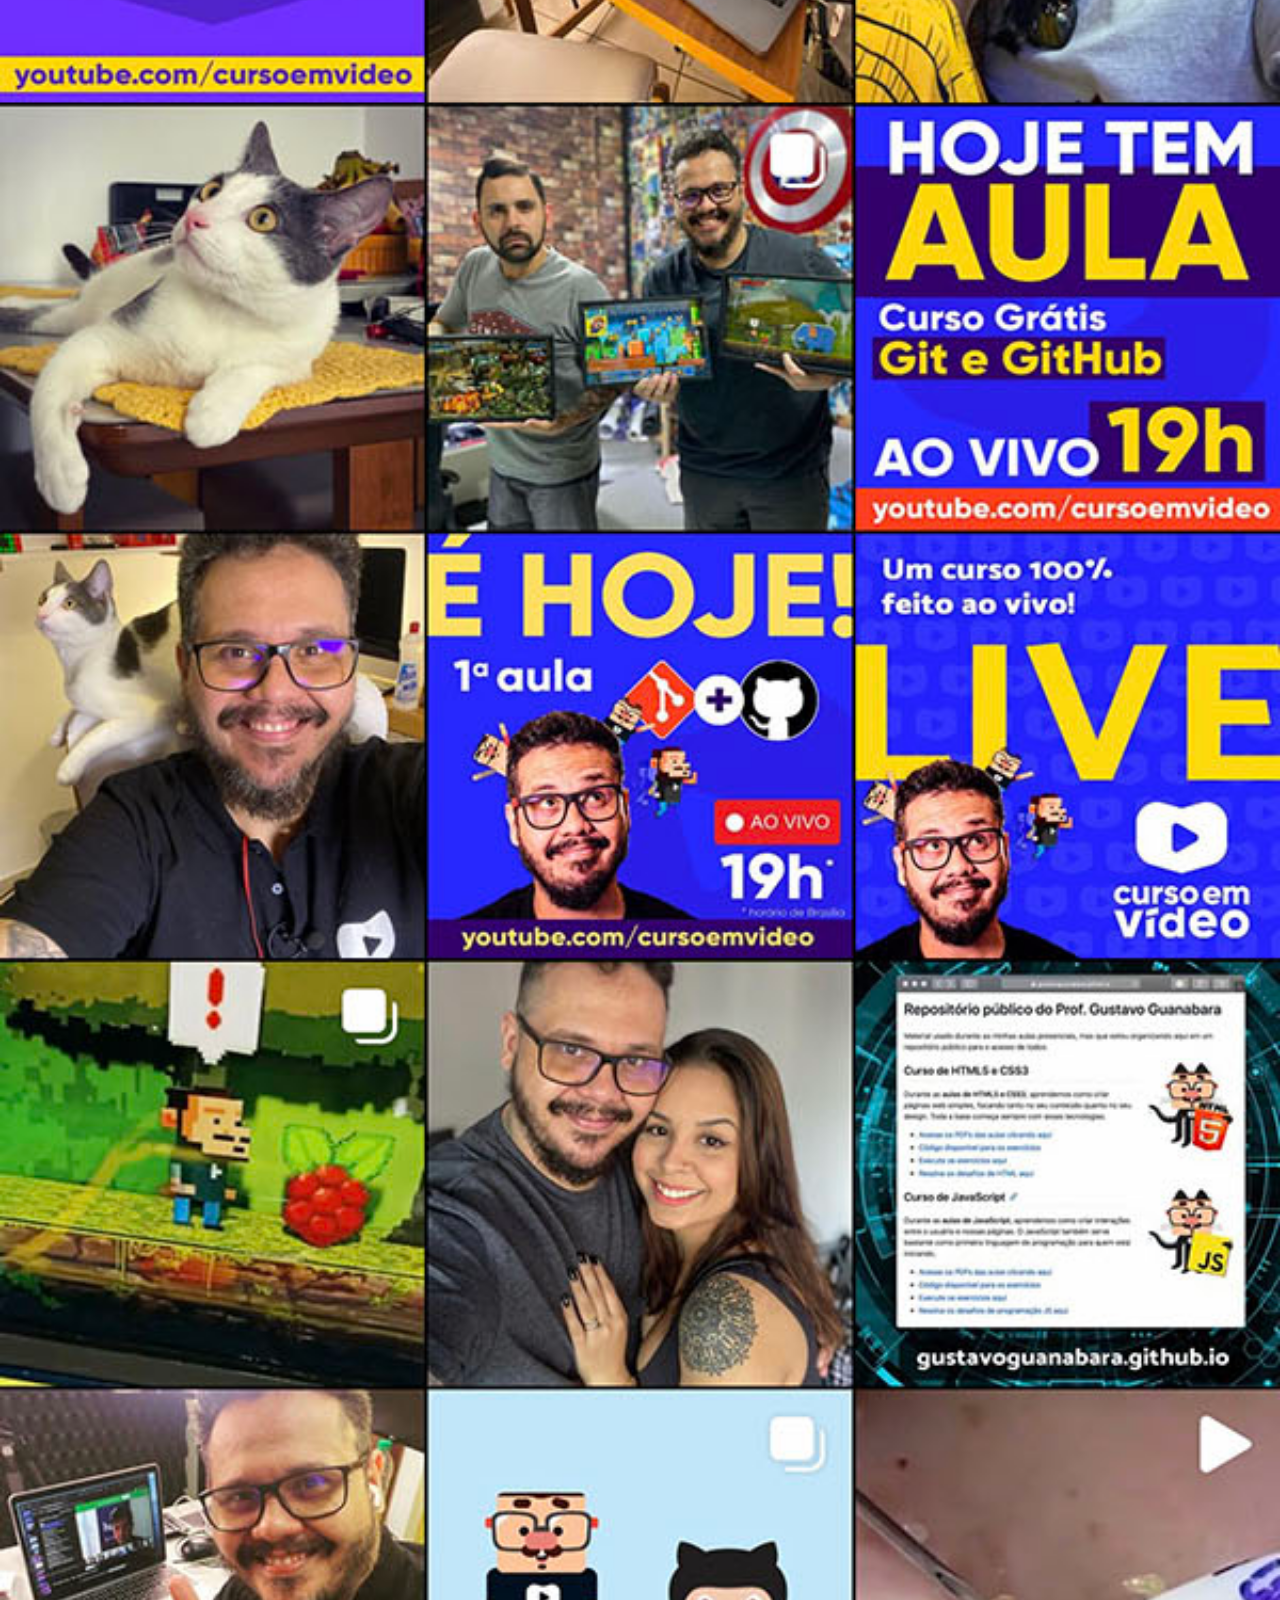
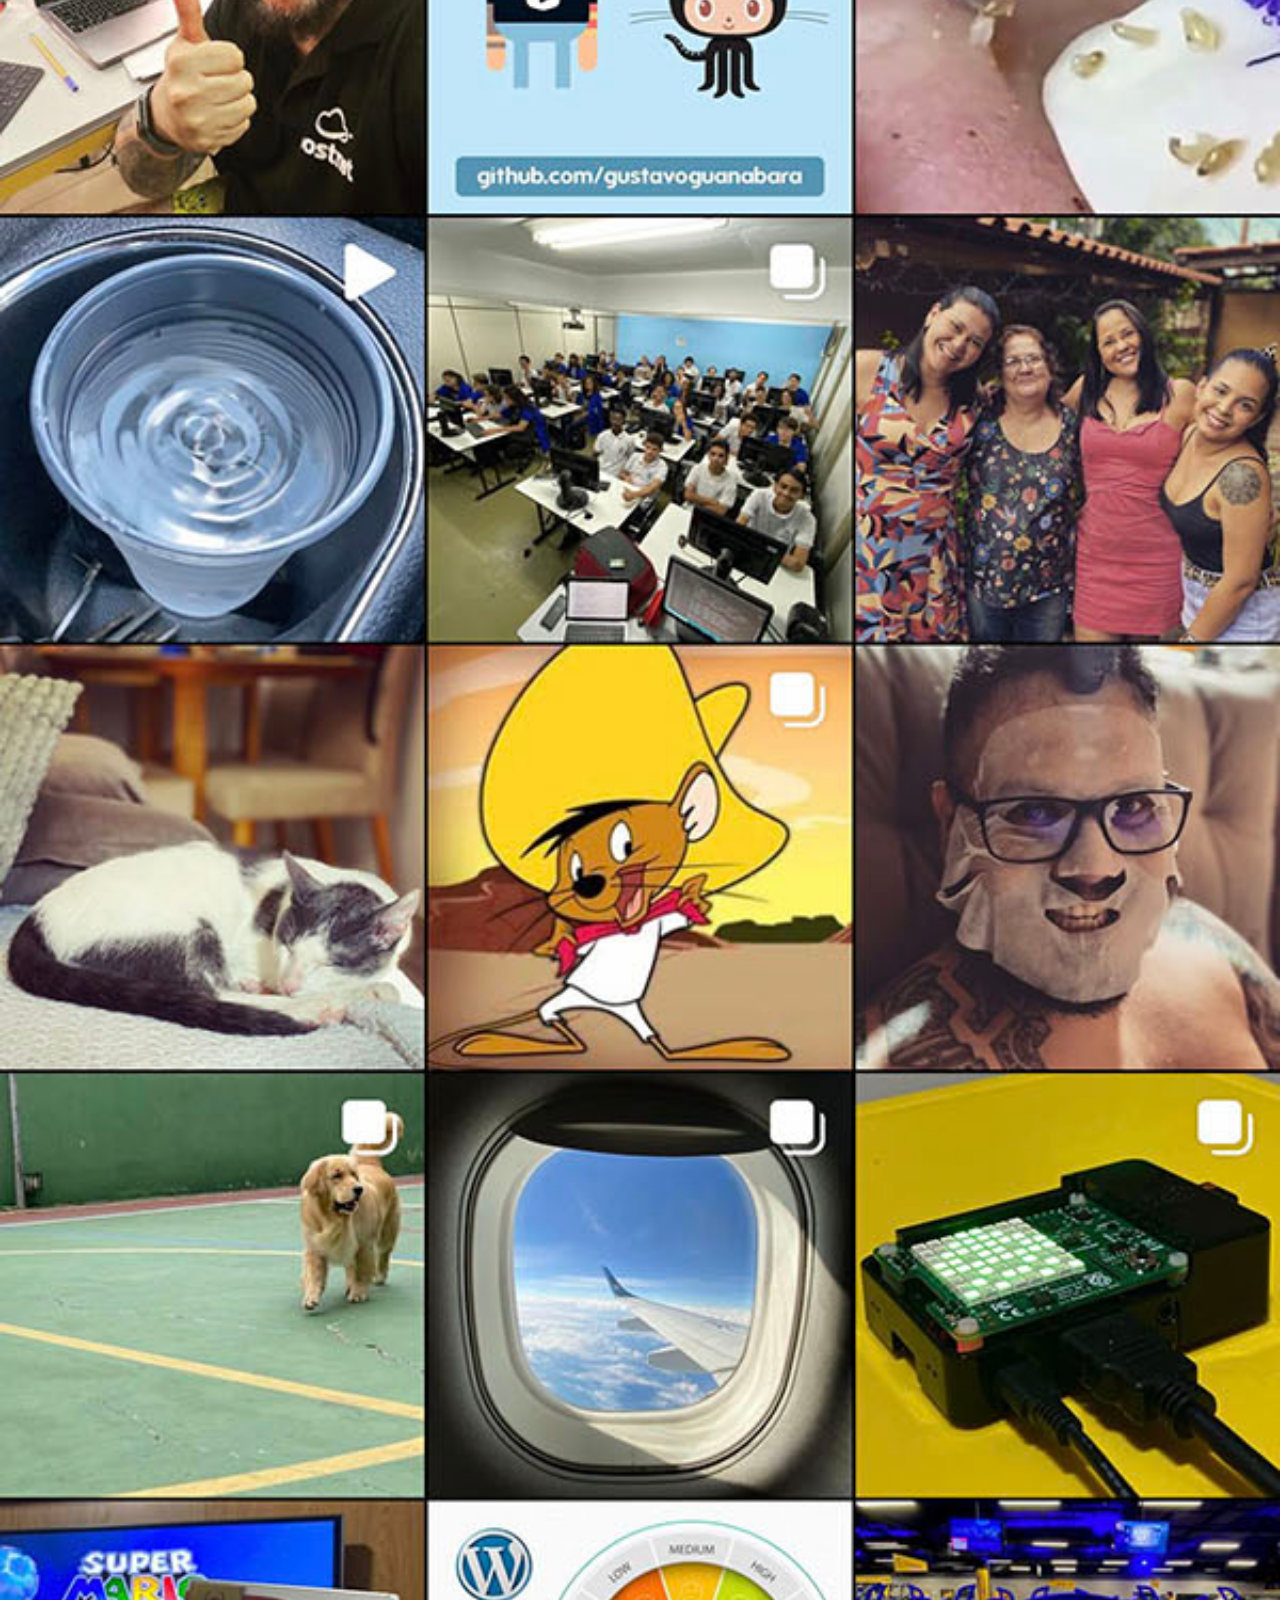
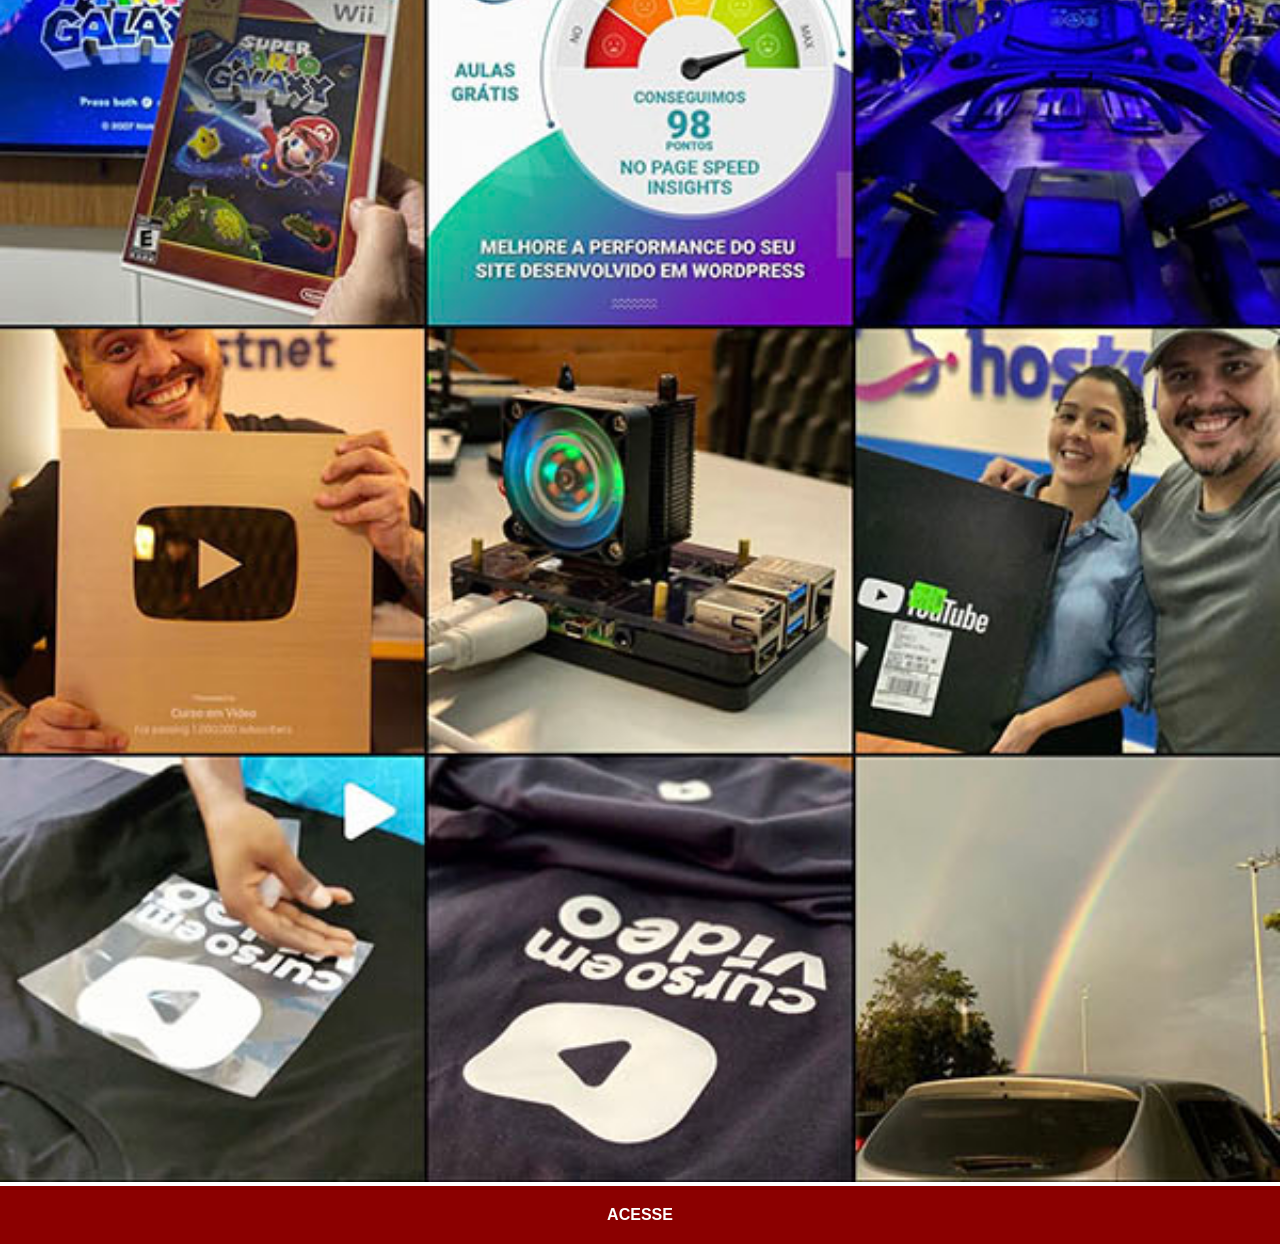
<file: instagram.html>
<!DOCTYPE html>
<html lang="pt-br">
<head>
    <meta charset="UTF-8">
    <meta name="viewport" content="width=device-width, initial-scale=1.0">
    <title>Instagram</title>
    <link rel="stylesheet" href="estilos/social.css">
</head>
<body>
    <img src="imagens/imagens/tela-instagram.jpg" alt="Instagram">
    <a href="https://www.instagram.com/gustavoguanabara/" target="_blank">ACESSE</a>
</body>
</html>
</file>
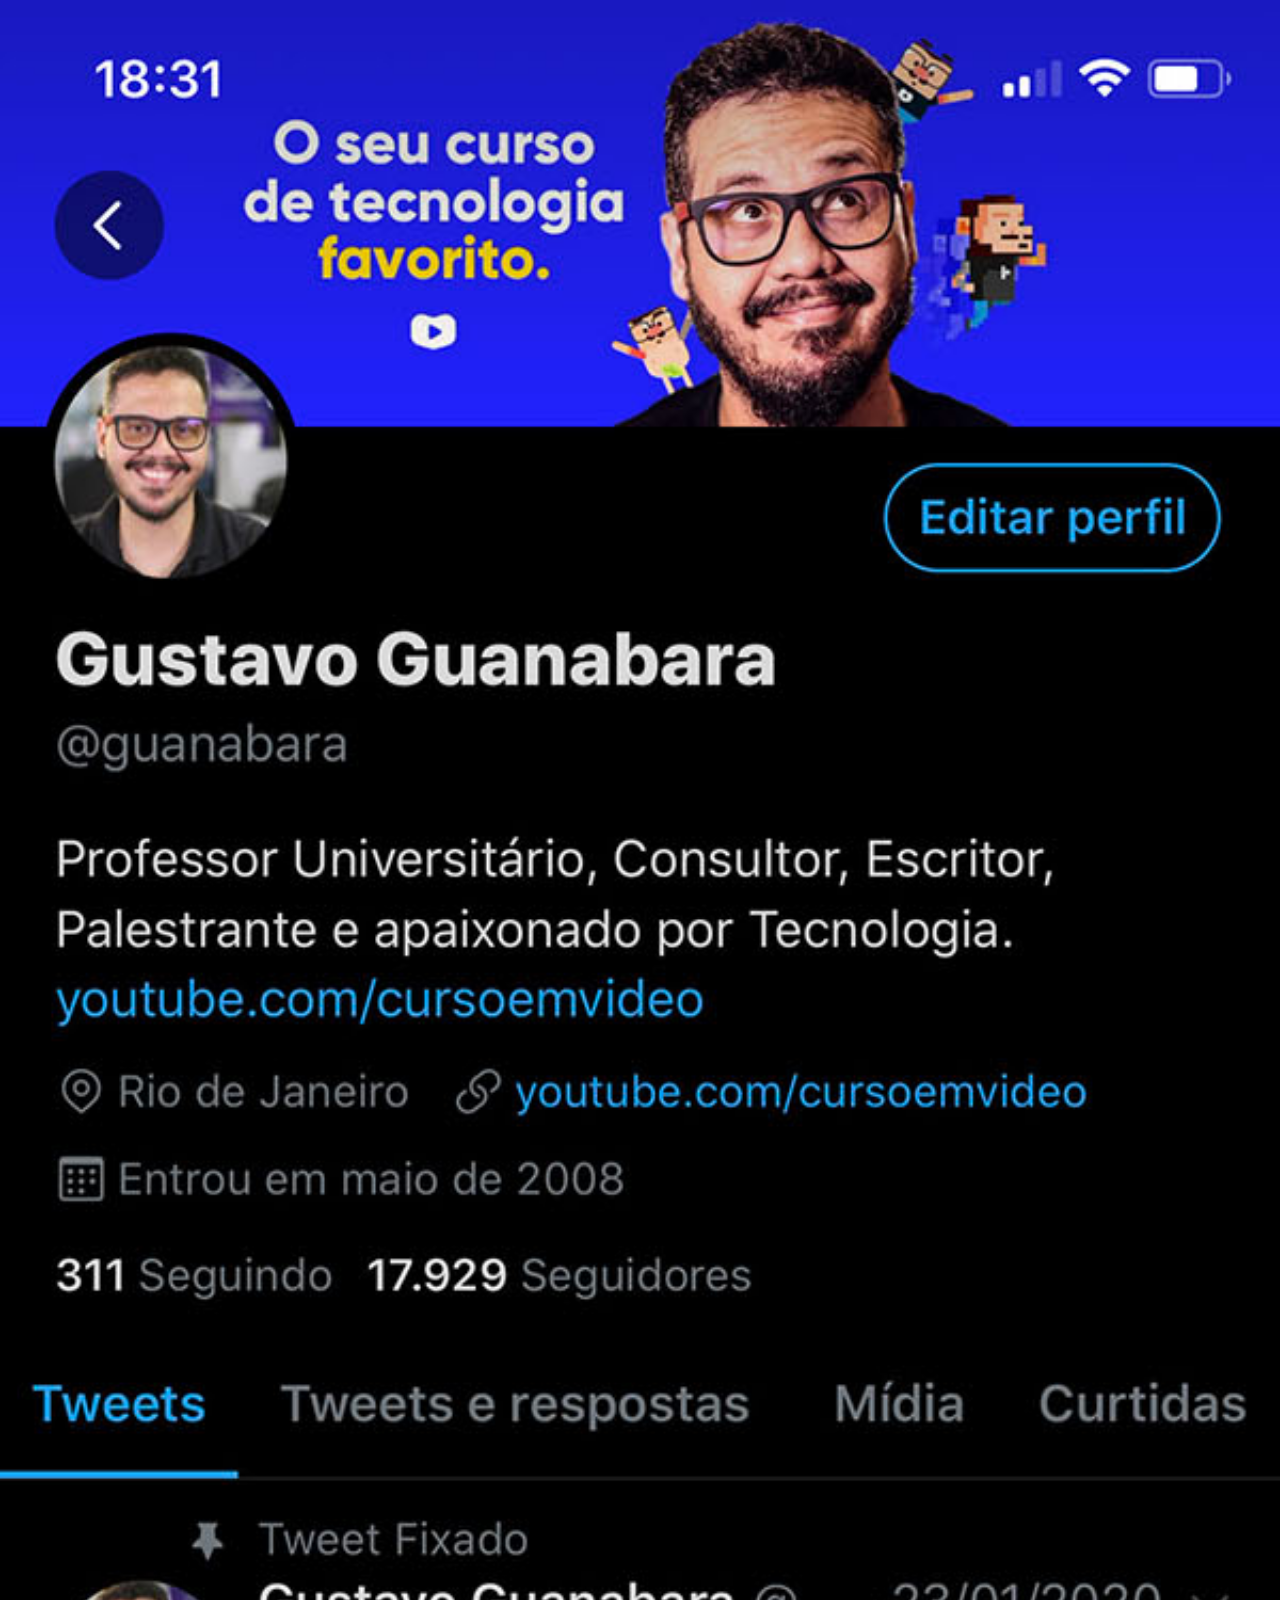
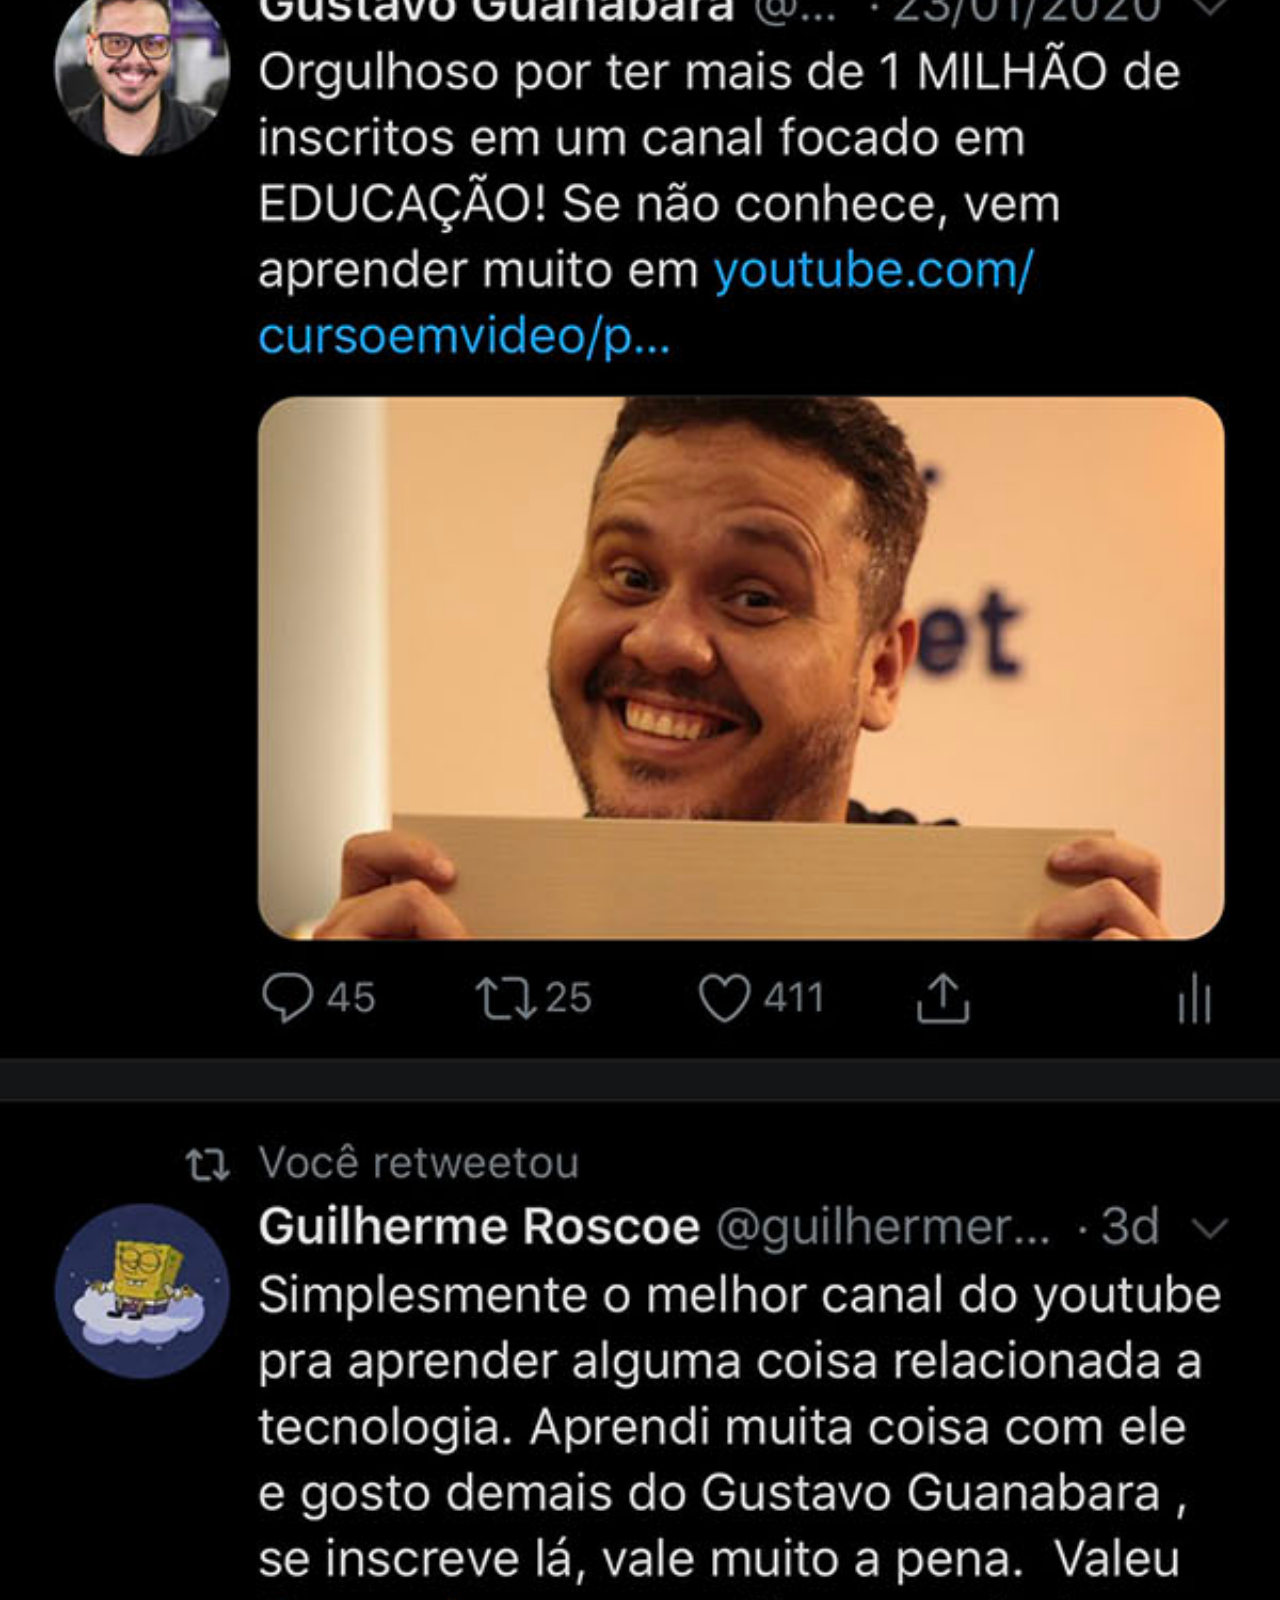
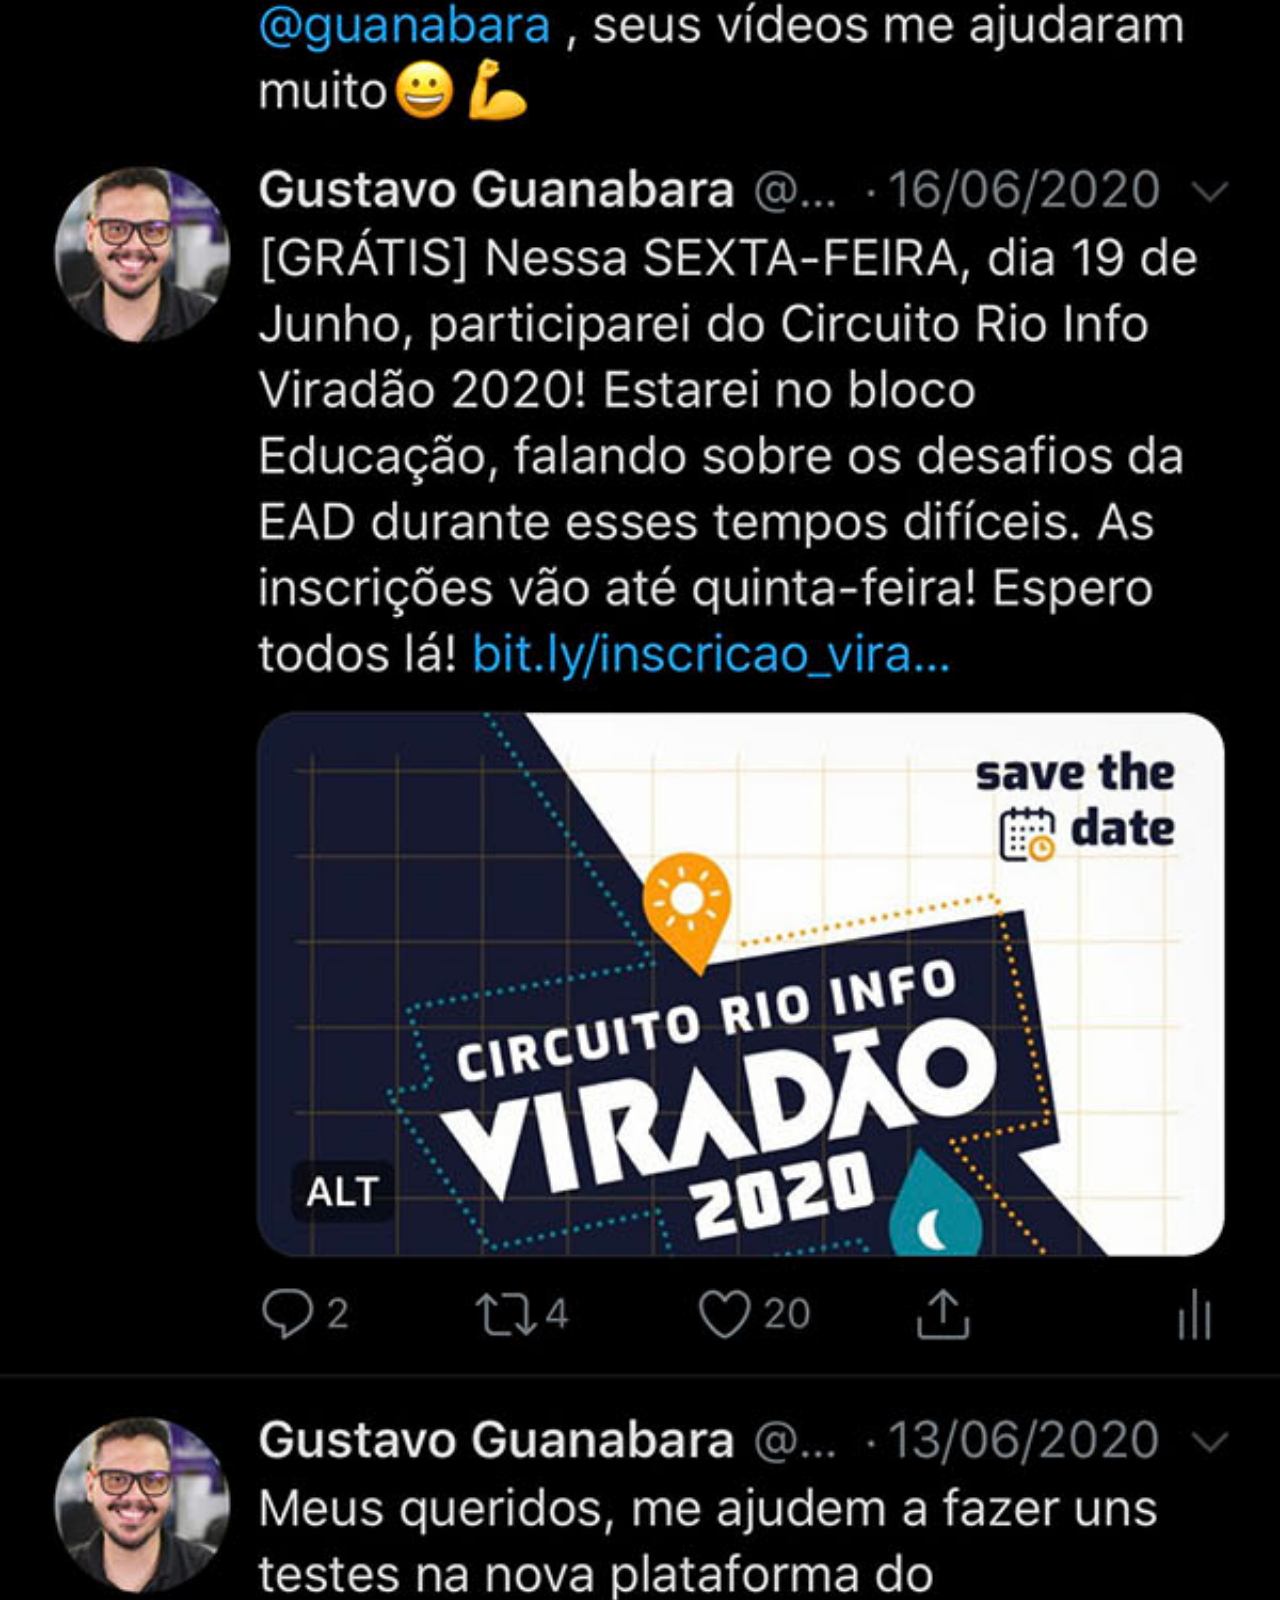
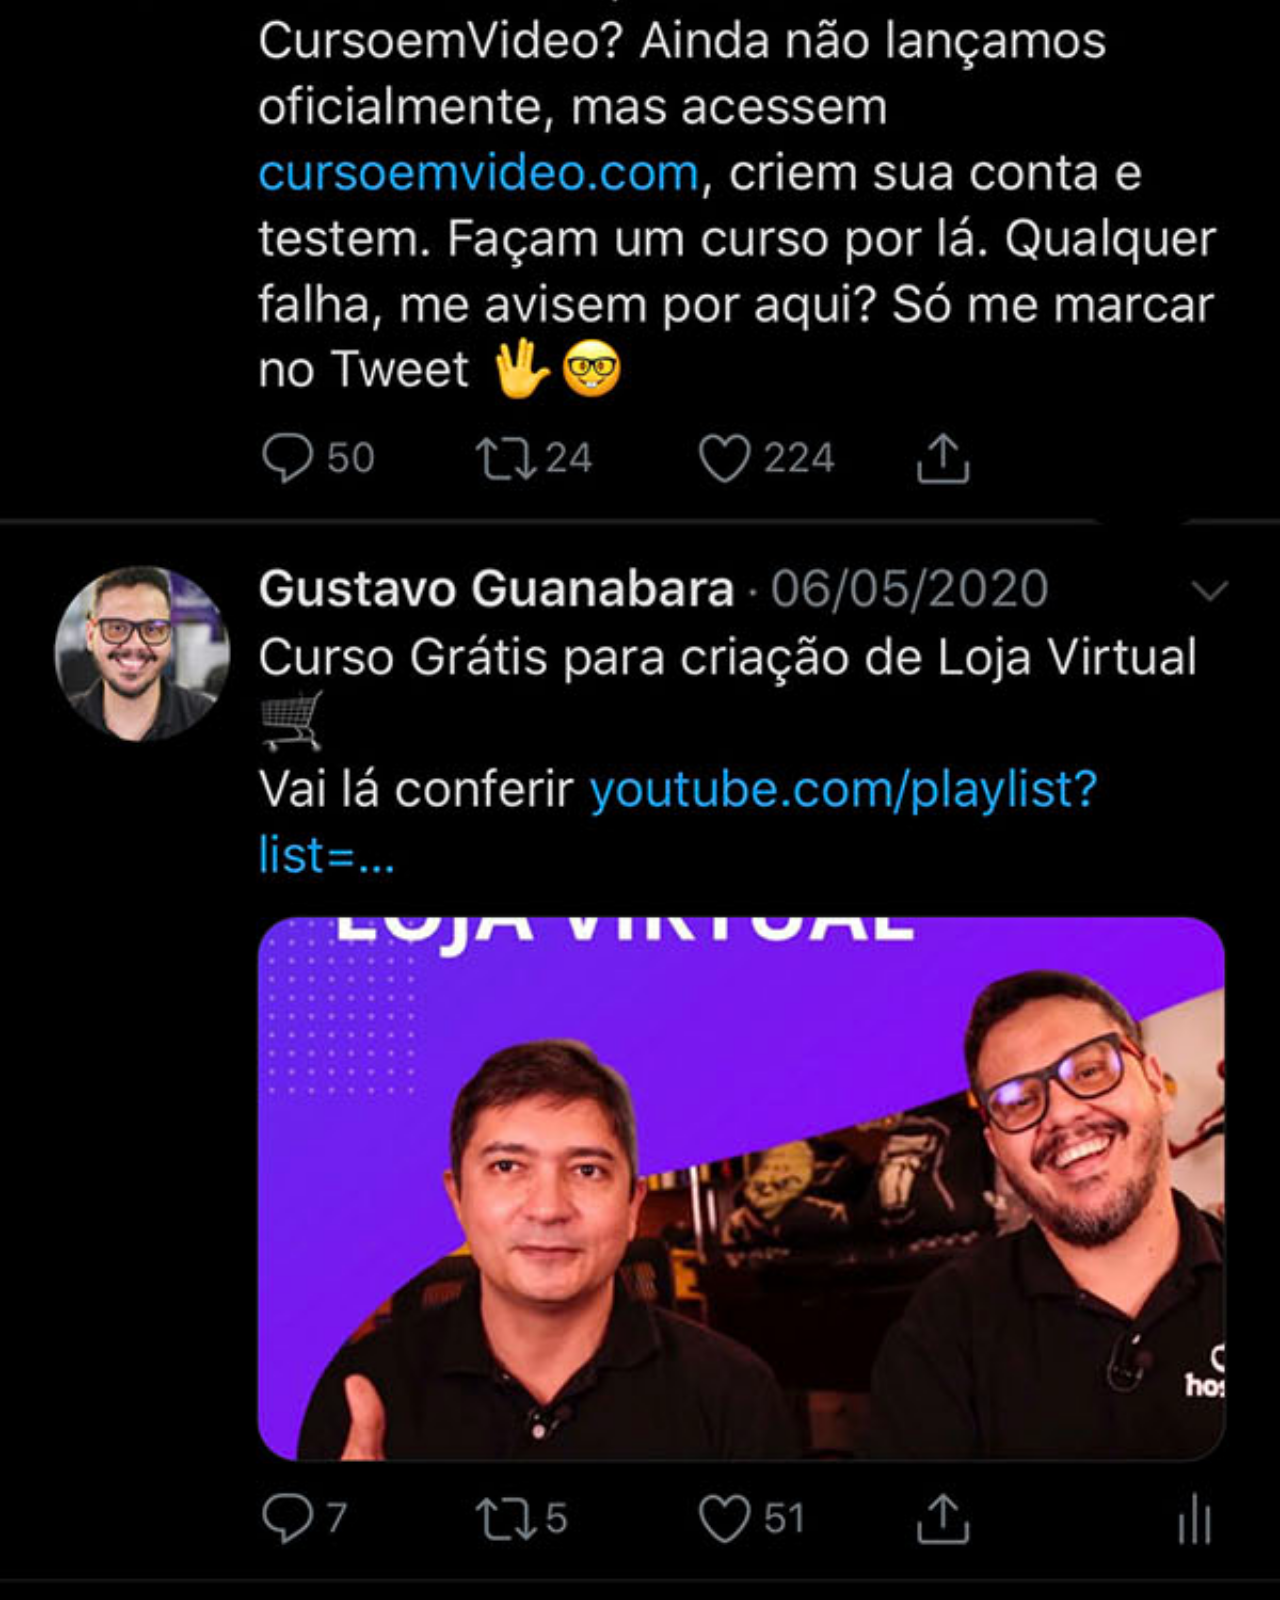
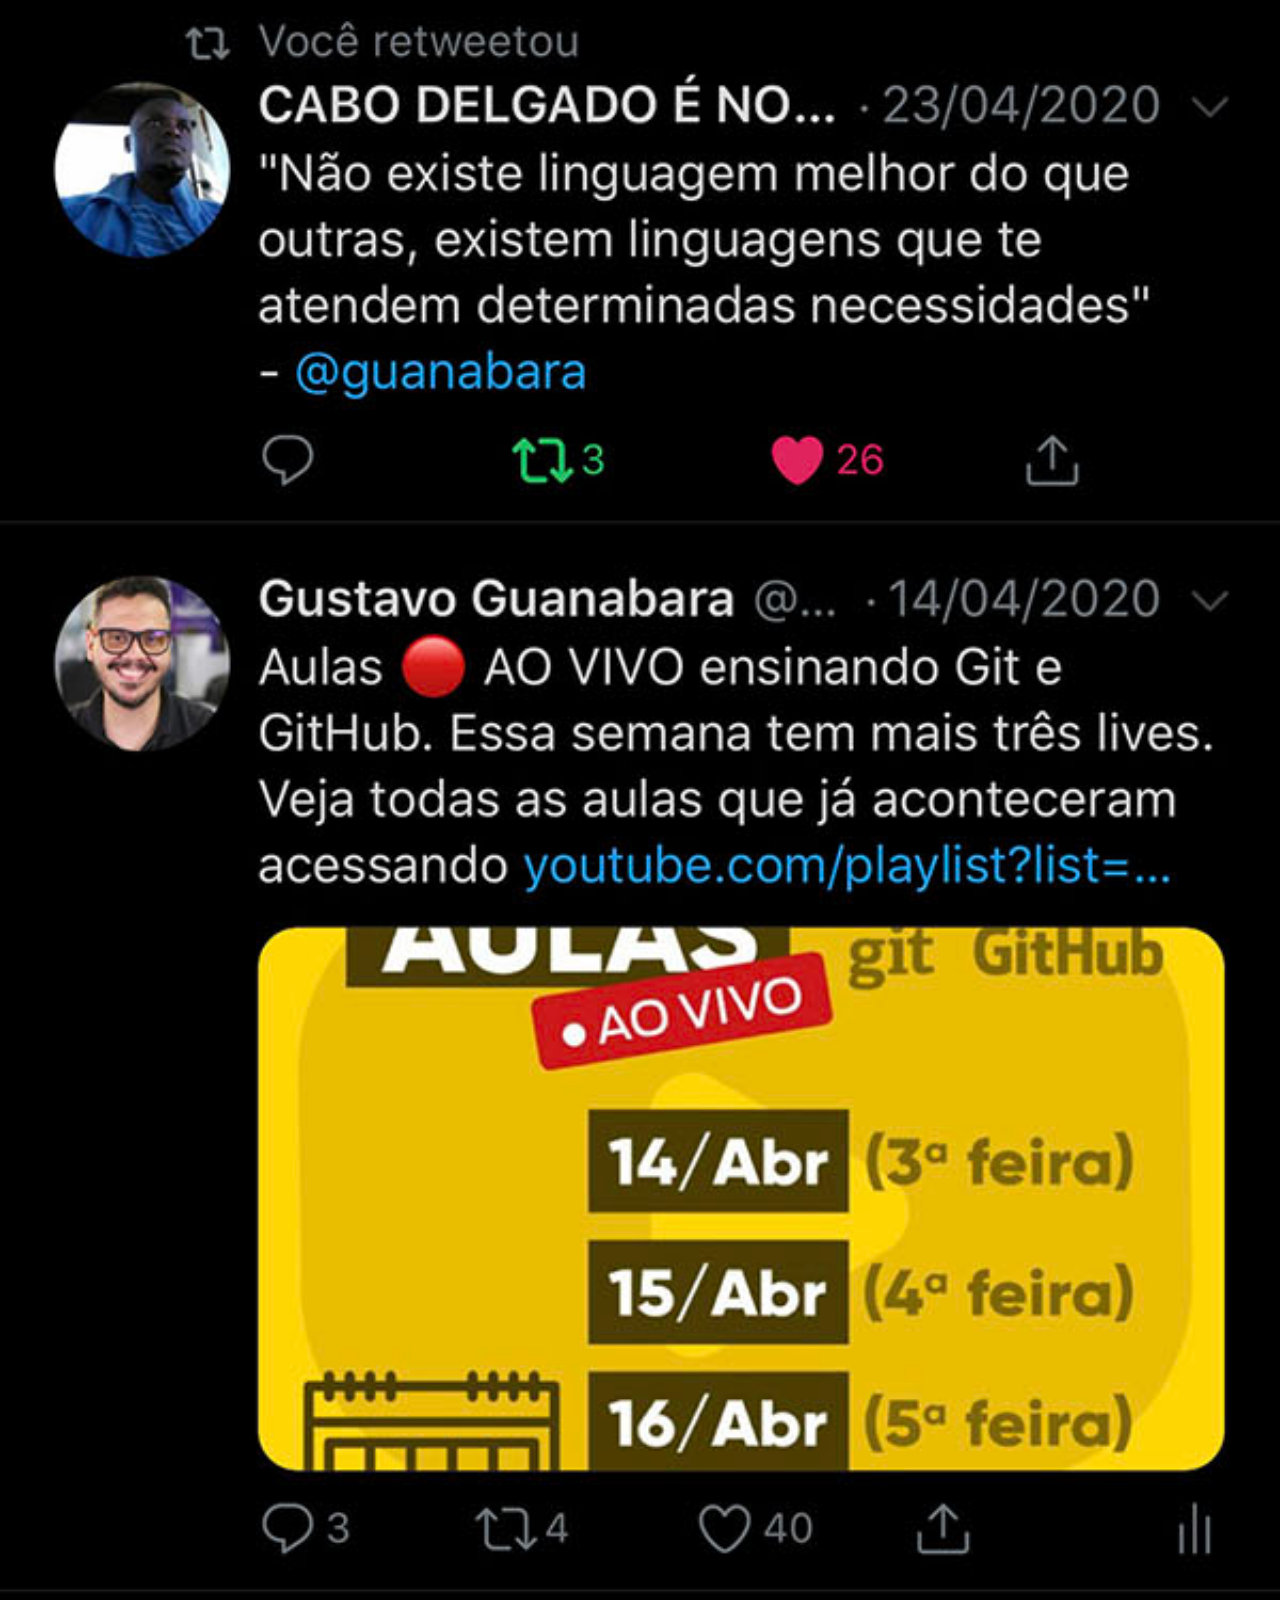
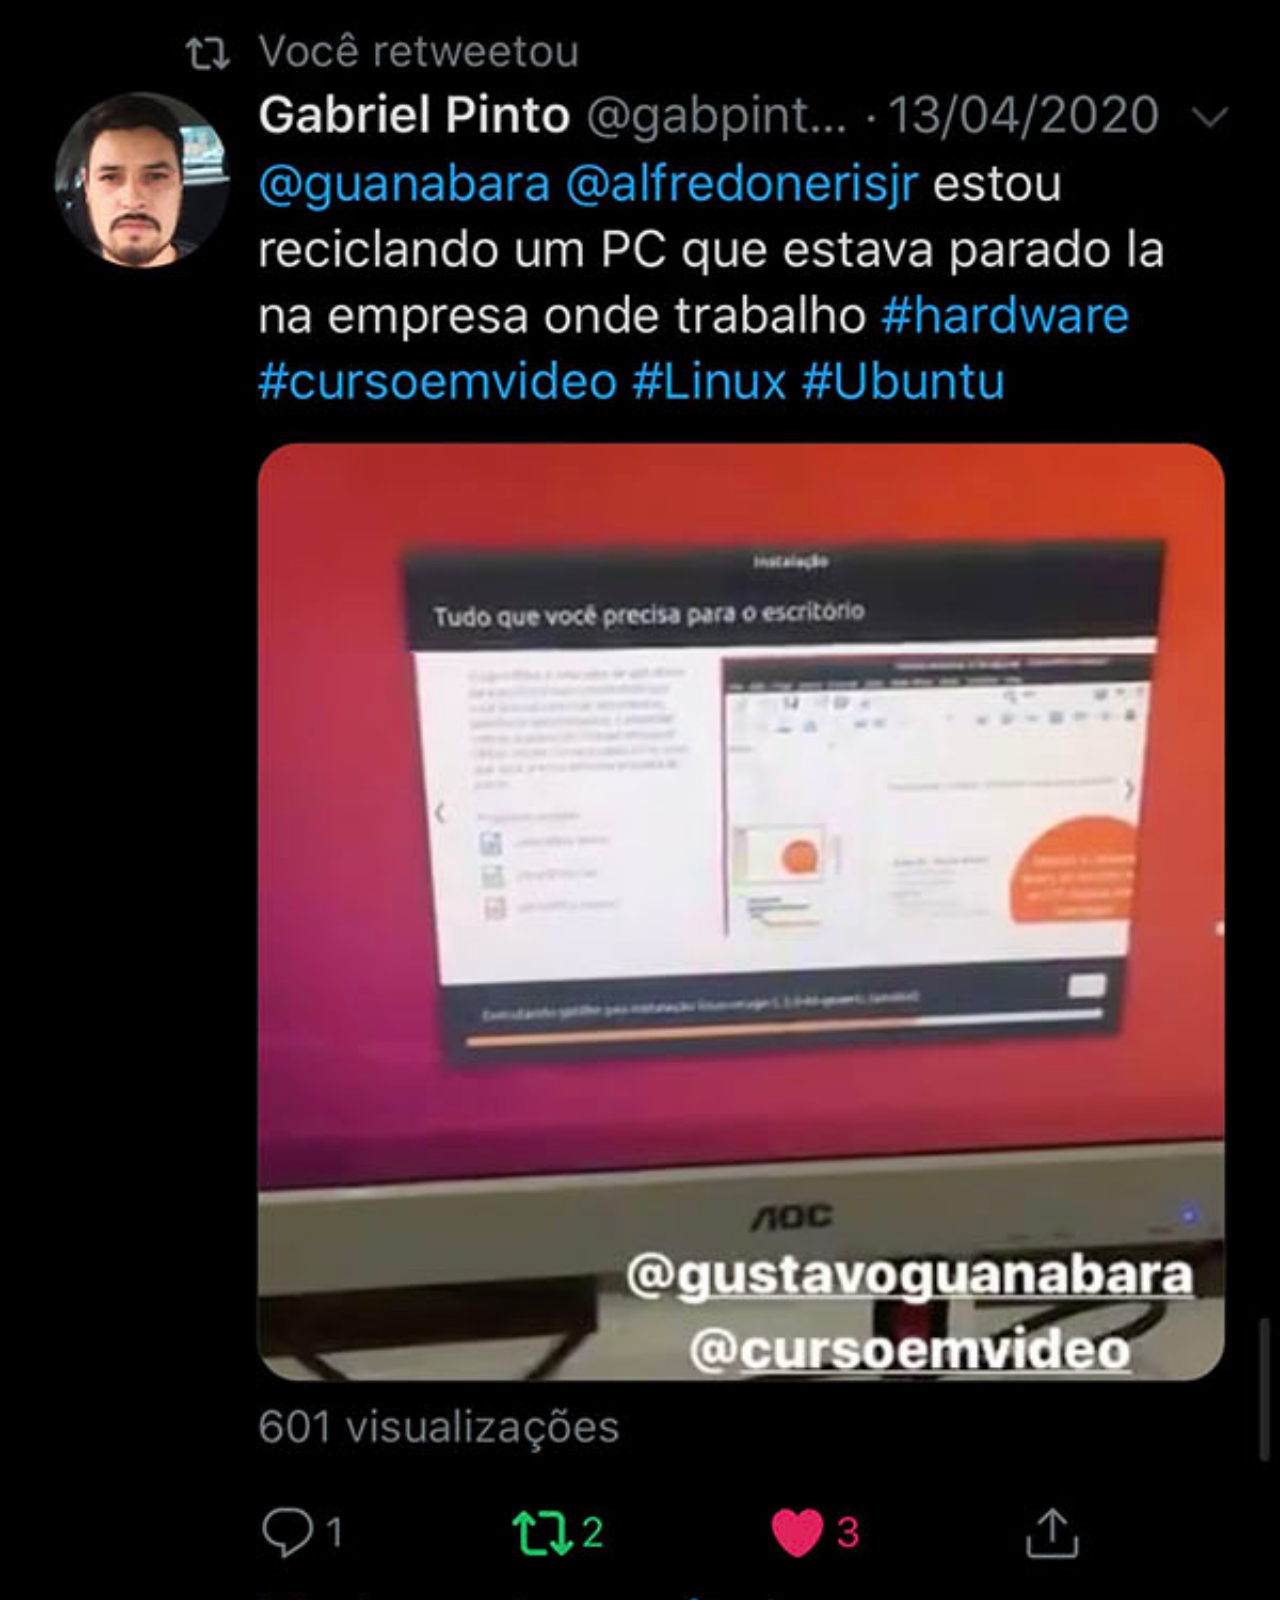
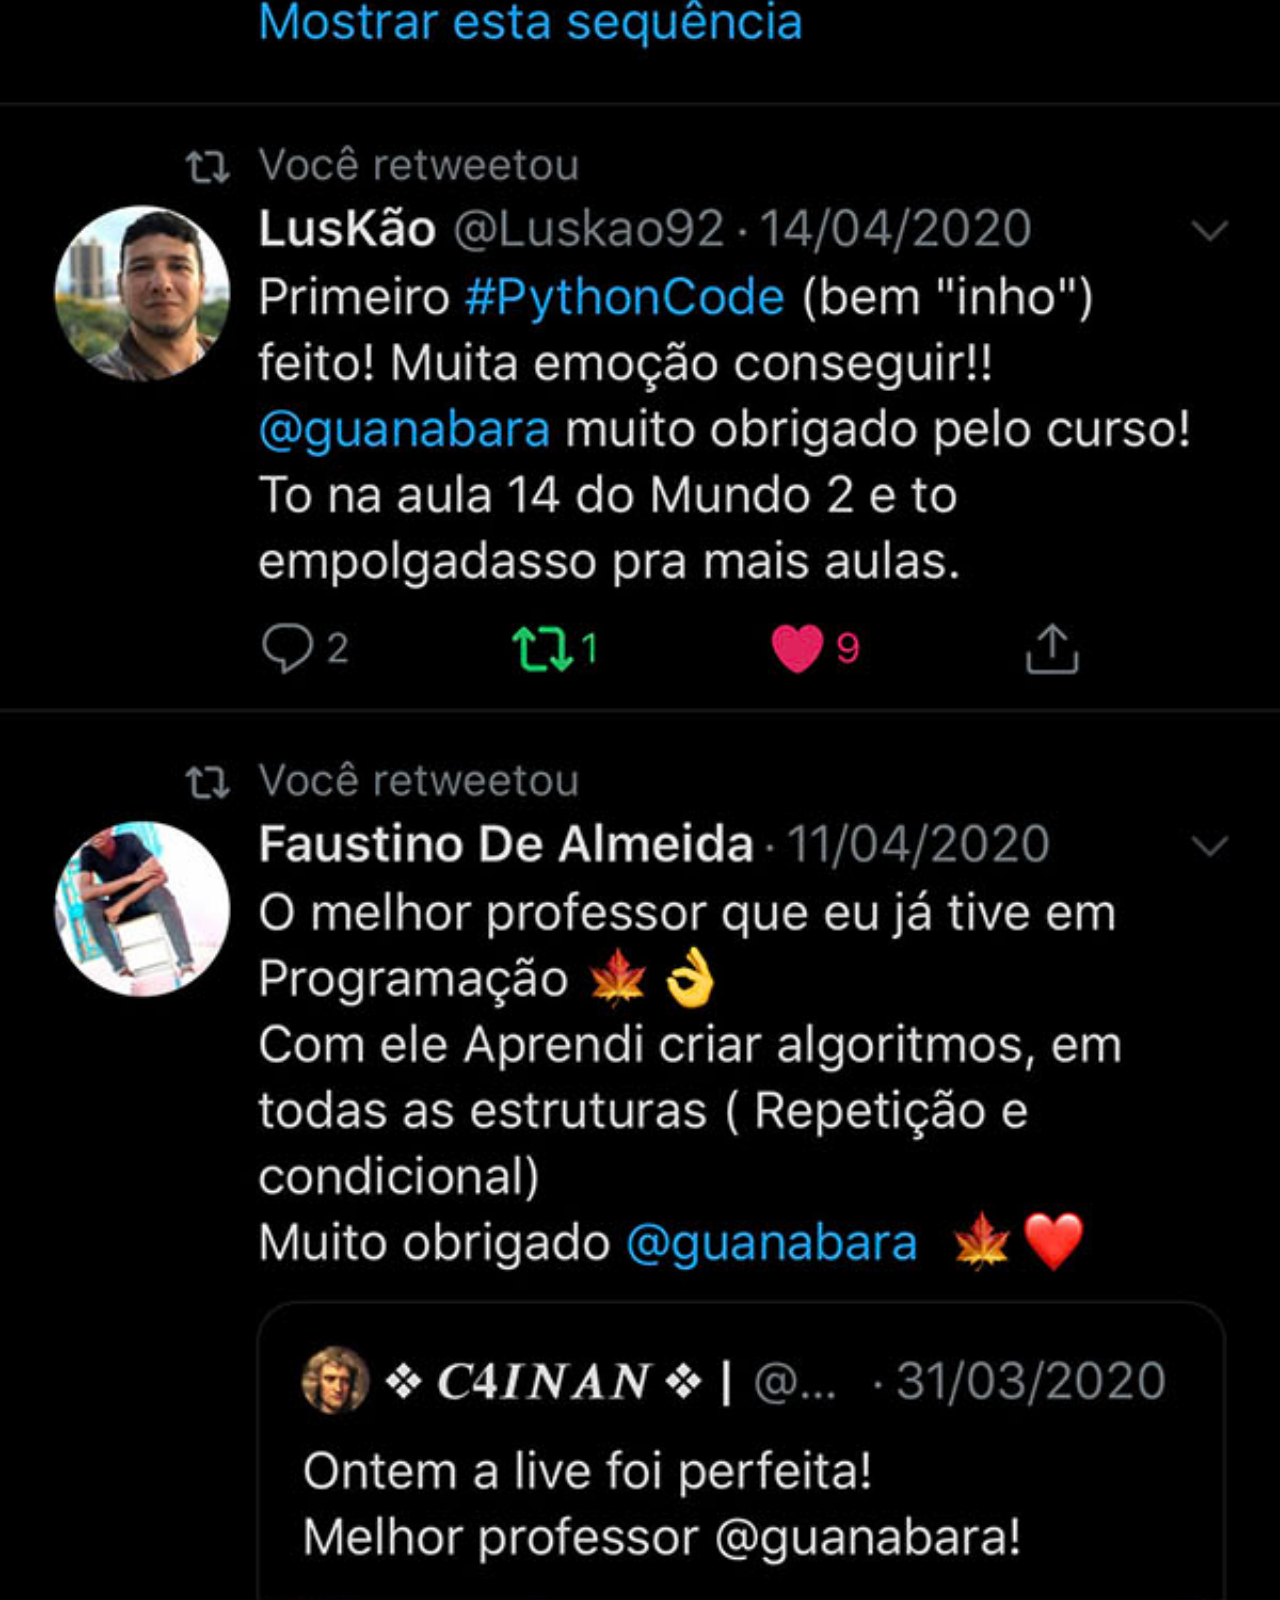
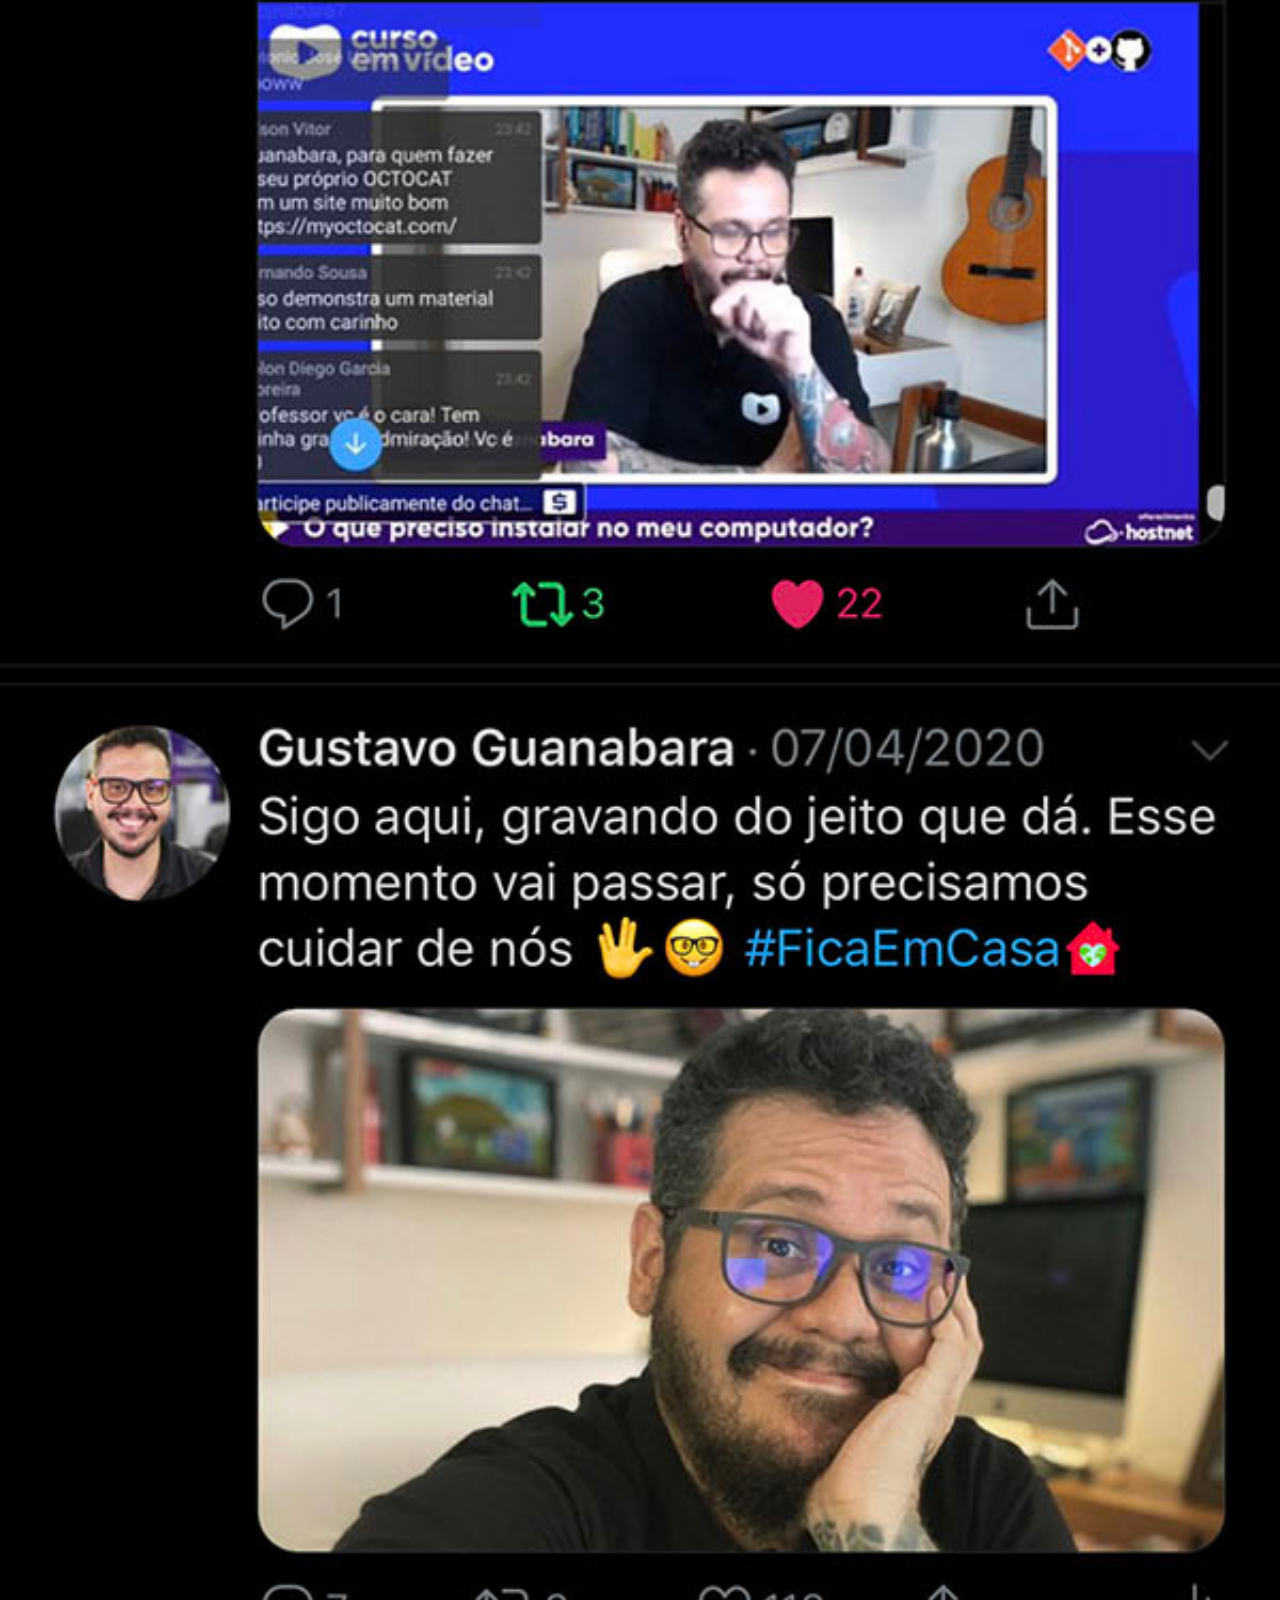
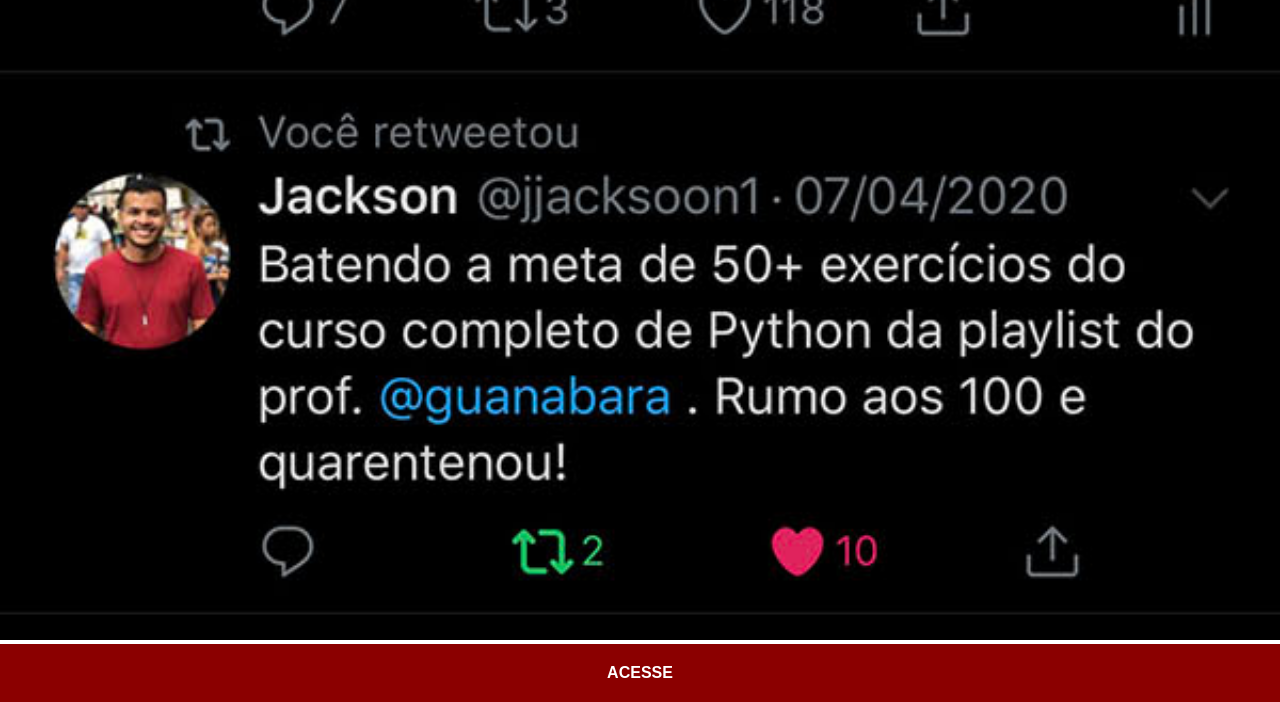
<file: twitter.html>
<!DOCTYPE html>
<html lang="pt-br">
<head>
    <meta charset="UTF-8">
    <meta name="viewport" content="width=device-width, initial-scale=1.0">
    <title>Twitter</title>
    <link rel="stylesheet" href="estilos/social.css">
</head>
<body>
    <img src="imagens/imagens/tela-twitter.jpg" alt="Twitter">
    <a href="https://www.twitter.com/guanabara/" target="_blank">ACESSE</a>
</body>
</html>
</file>
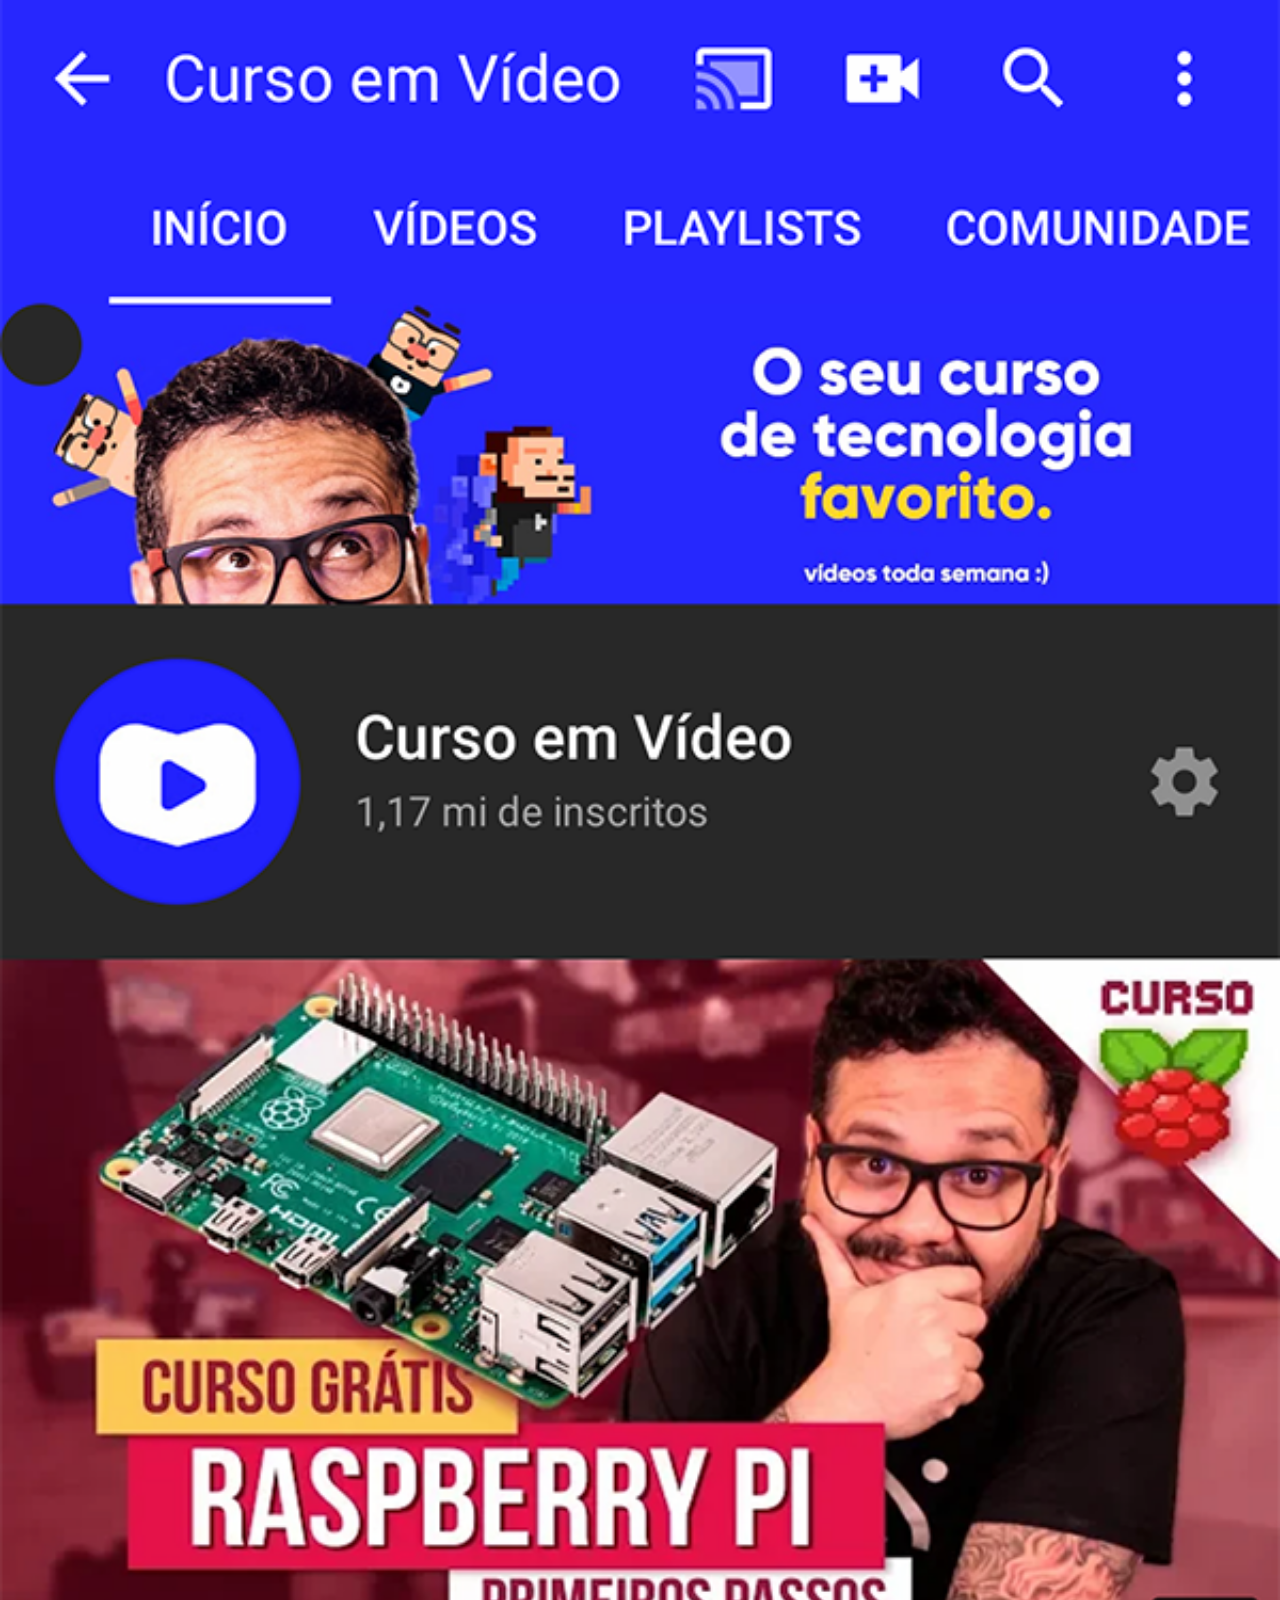
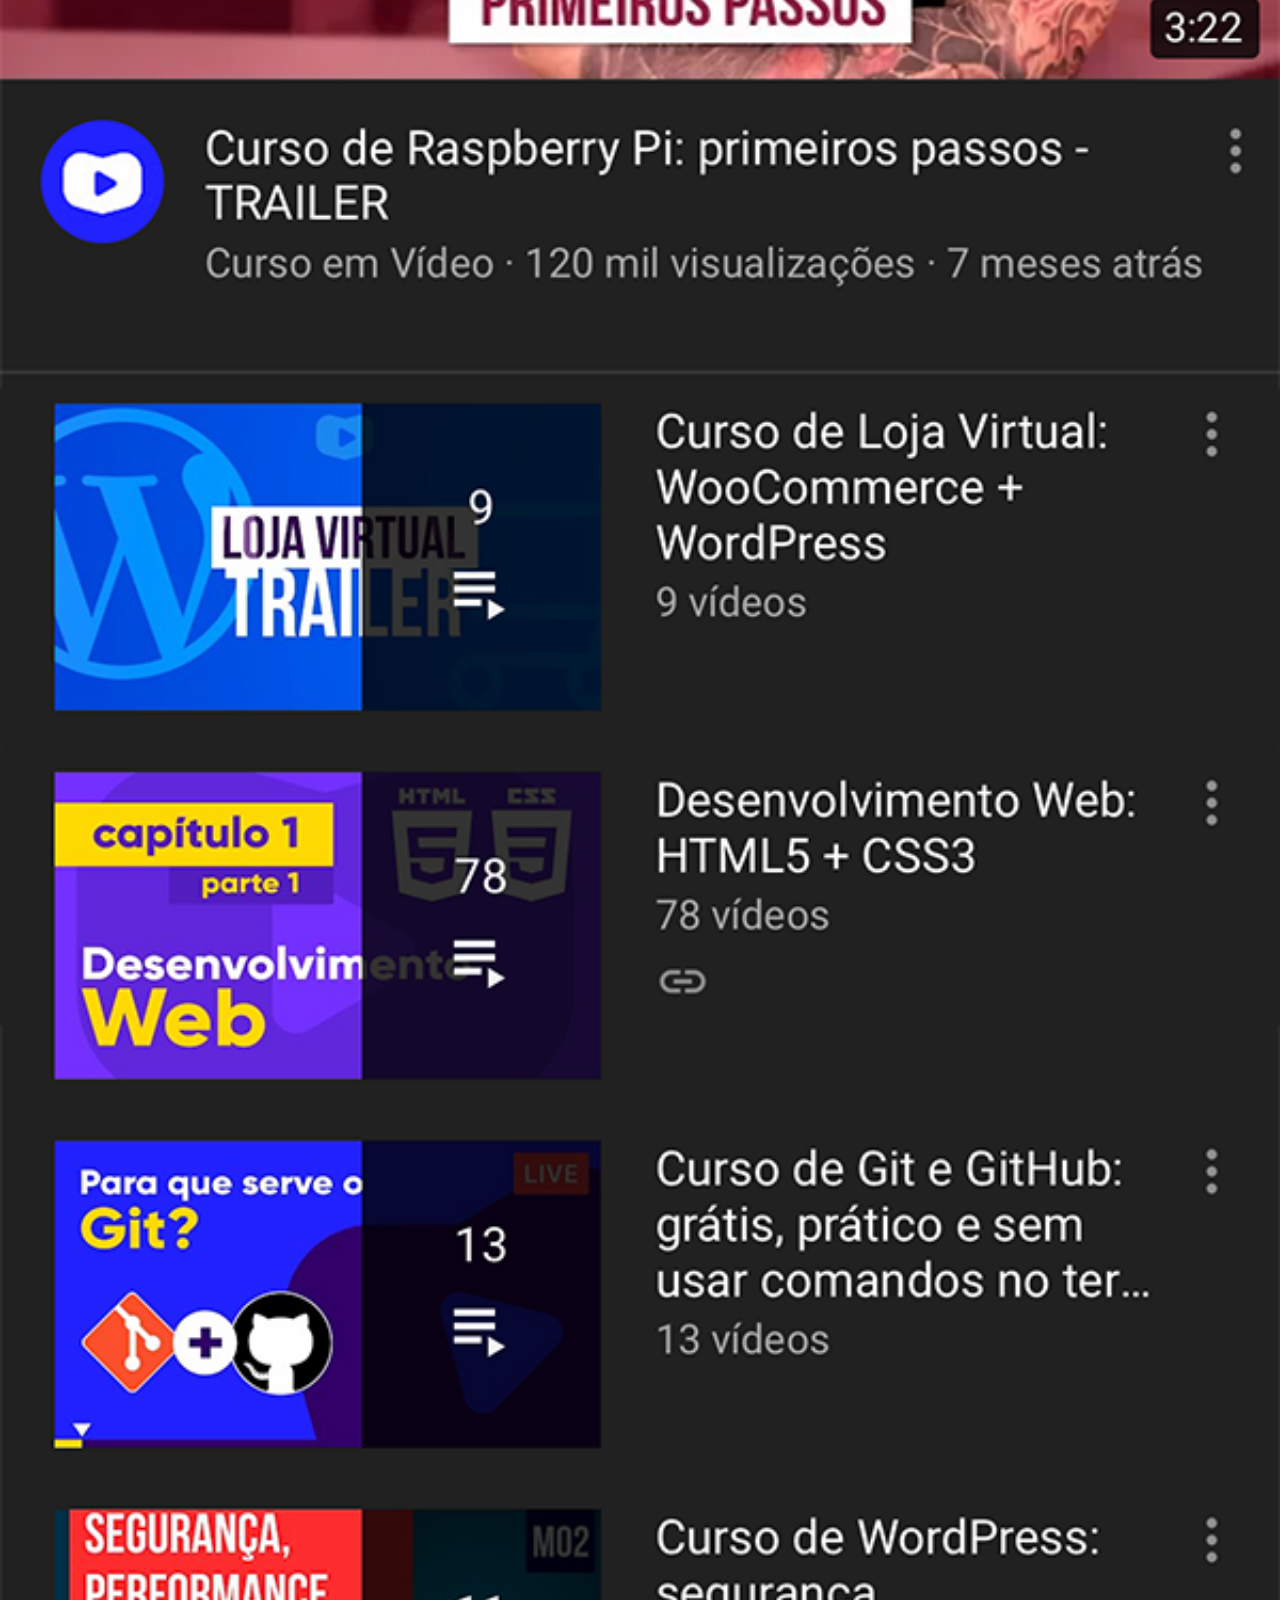
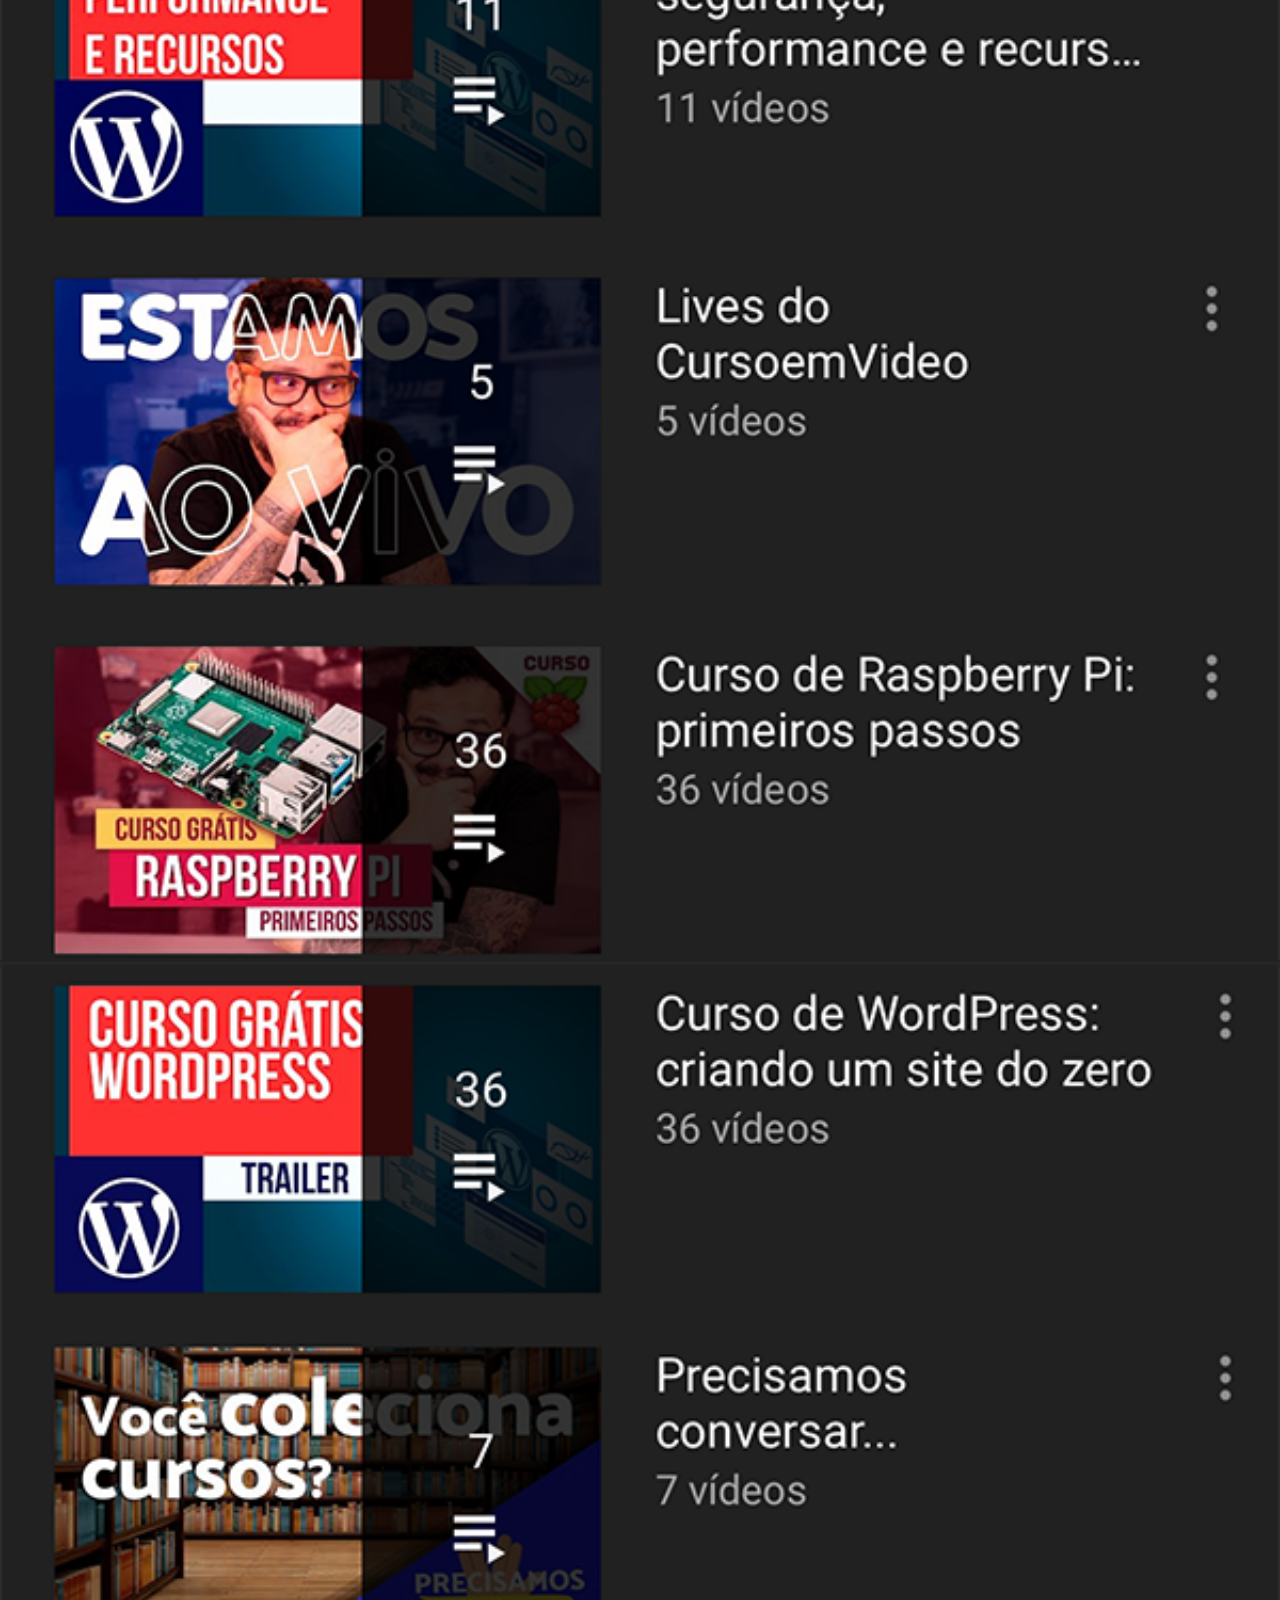
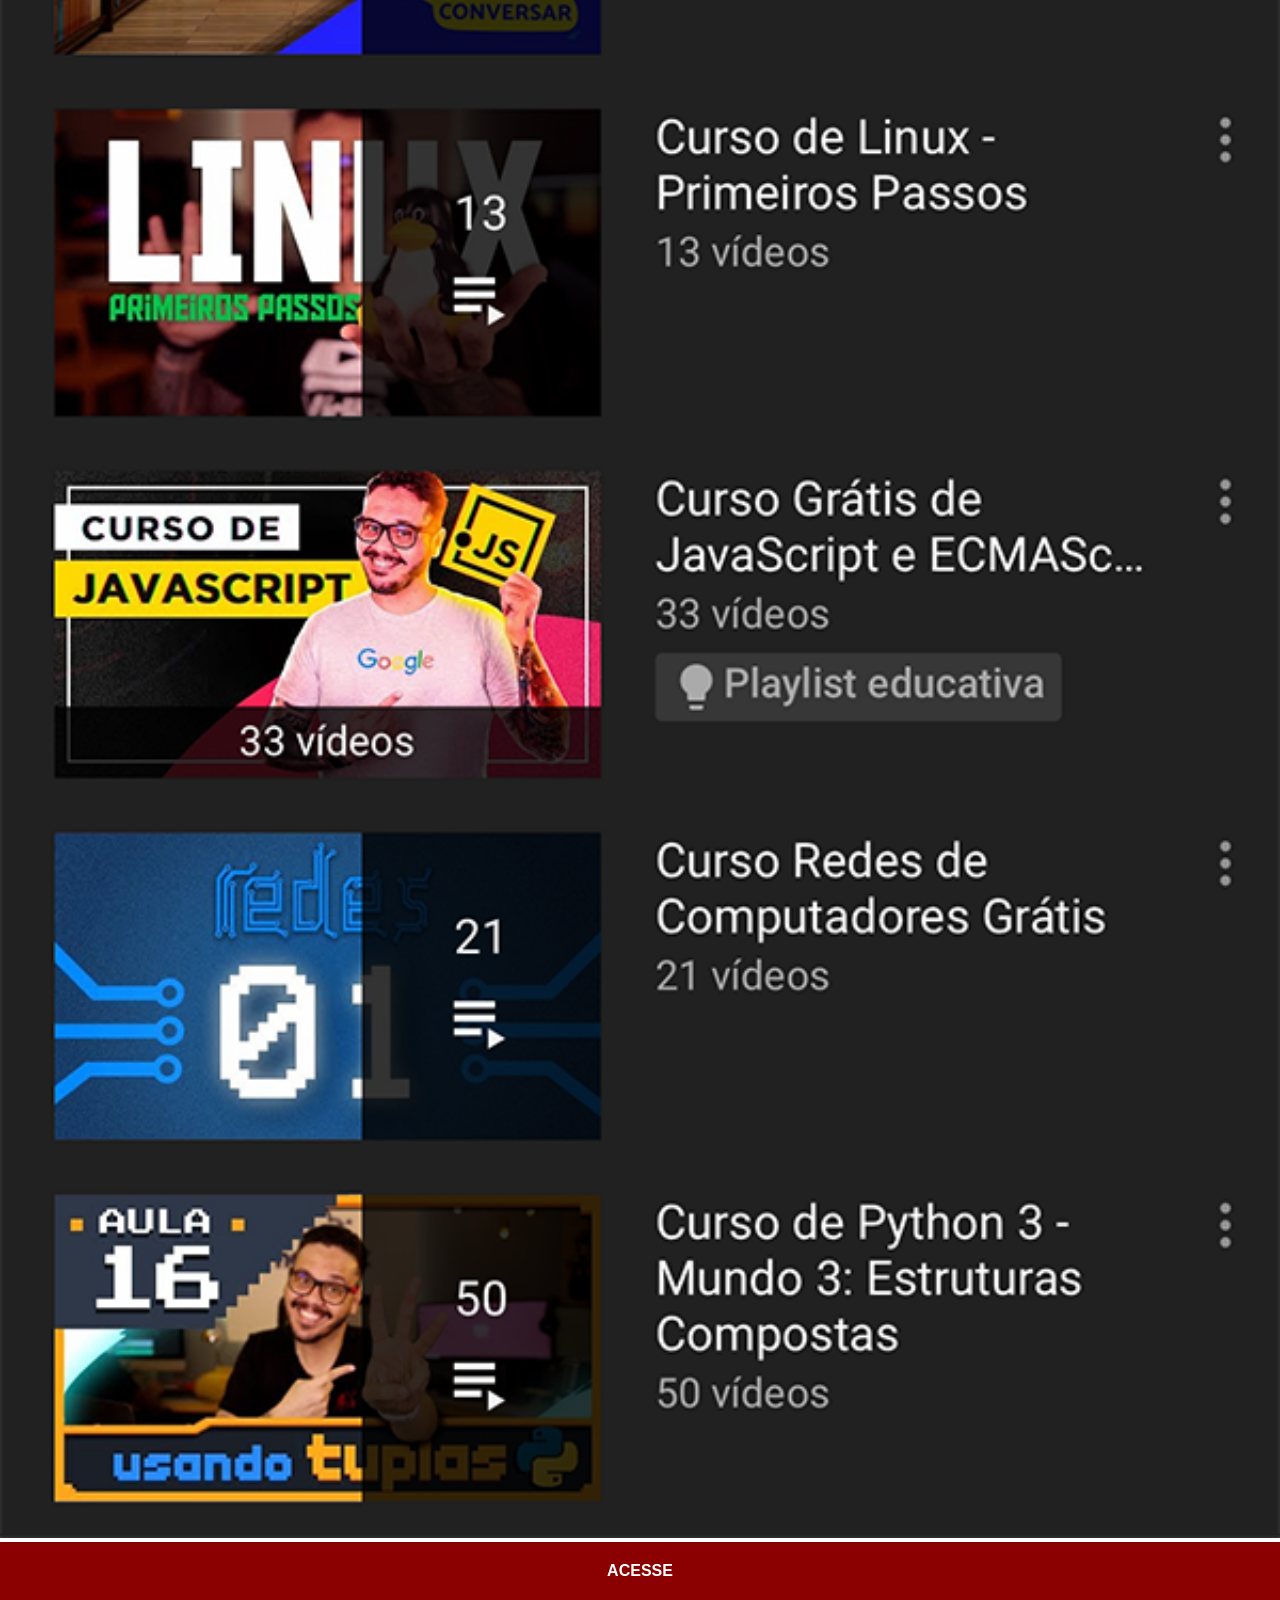
<file: youtube.html>
<!DOCTYPE html>
<html lang="pt-br">
<head>
    <meta charset="UTF-8">
    <meta name="viewport" content="width=device-width, initial-scale=1.0">
    <title>YouTube</title>
    <link rel="stylesheet" href="estilos/social.css">
</head>
<body>
    <img src="imagens/imagens/tela-youtube.png" alt="YouTube">
    <a href="https://www.youtube.com/user/cursosemvideo/playlists" target="_blank">ACESSE</a>
</body>
</html>
</file>
<file: estilos/style.css>
@charset "UTF-8";

* {
    margin: 0px;
    padding: 0px;
}

html, body {
    height: 100vh;
    width: 100vw;
}

body {
    background: url('../imagens/imagens/fundo-madeira.jpg') no-repeat top center;
    background-size: cover;
    background-attachment: fixed;
}

main {
    height: 100vh;
    position: relative;
}

#celular {
    position: absolute;
    top: 50%;
    left: 50%;
    transform: translate(-50%, -50%);

    height: 627px;
    width: 311px;
    background: url('../imagens/imagens/frame-iphone.png') no-repeat;
}

iframe#tela {
    position: relative;
    top: 80px;
    left: 22px;
    width: 267px;
    height: 471px;
}

section#redes-sociais {
    text-align: right;
}

section#redes-sociais img {
    width: 50px;
    margin: 10px;
    border-radius: 50%;
    box-shadow: 2px 2px 5px rgba(0, 0, 0, 0.400);
    box-sizing: border-box;
}

section#redes-sociais img:hover {
    border: 2px solid rgba(255, 255, 255, 0.637);
    transform: translate(-3px, -3px);
    box-shadow: 5px 5px 10px rgba(0, 0, 0, 0.623);
    transition: transform .3s;
}
</file>
<file: estilos/social.css>
@charset "UTF-8";

* {
    margin: 0px;
    padding: 0px;
    font-family: Arial, Helvetica, sans-serif;
}

::-webkit-scrollbar {
    width: 0px;
    height: 0px;
}

img {
    width: 100vw;
}

a {
    display: block;
    background-color: darkred;
    color: white;
    padding: 20px;
    text-align: center;
    font-weight: bolder;
    text-decoration: none;
}

a:hover {
    background-color: red;
}
</file>
